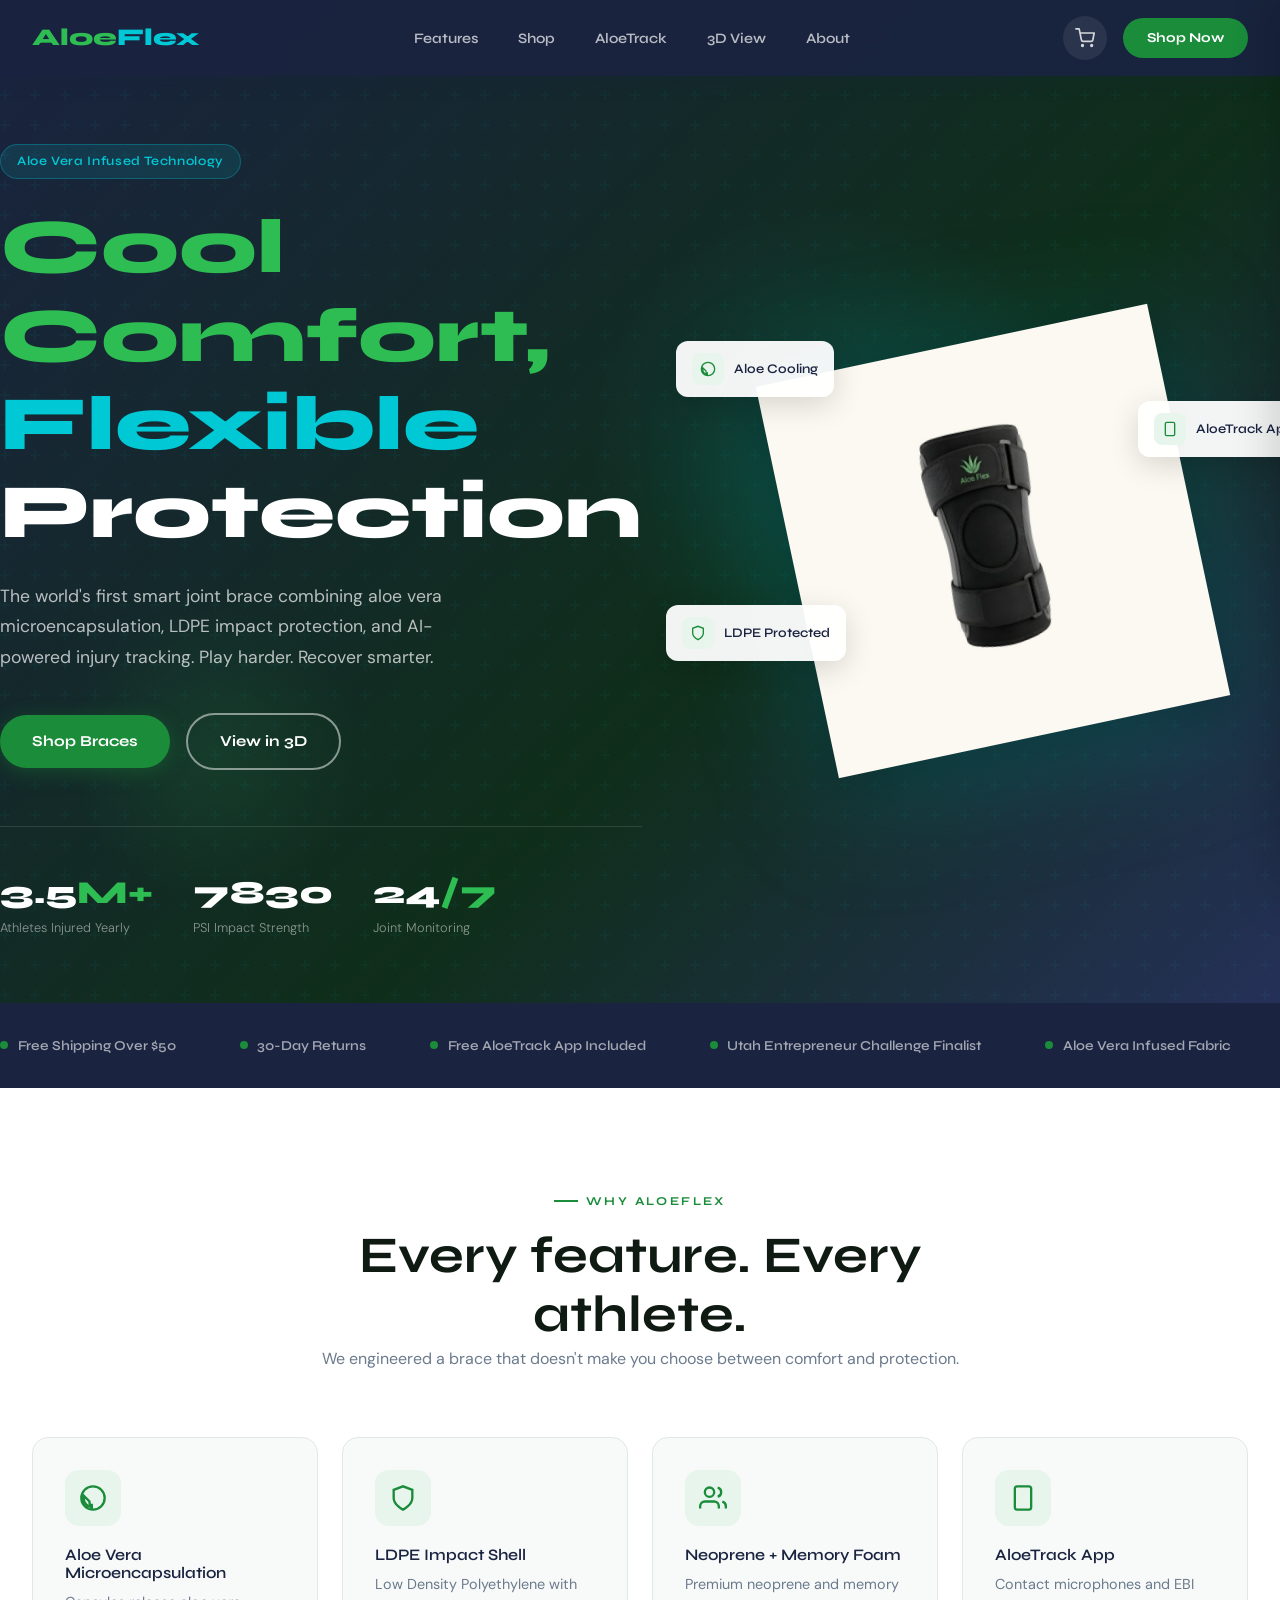
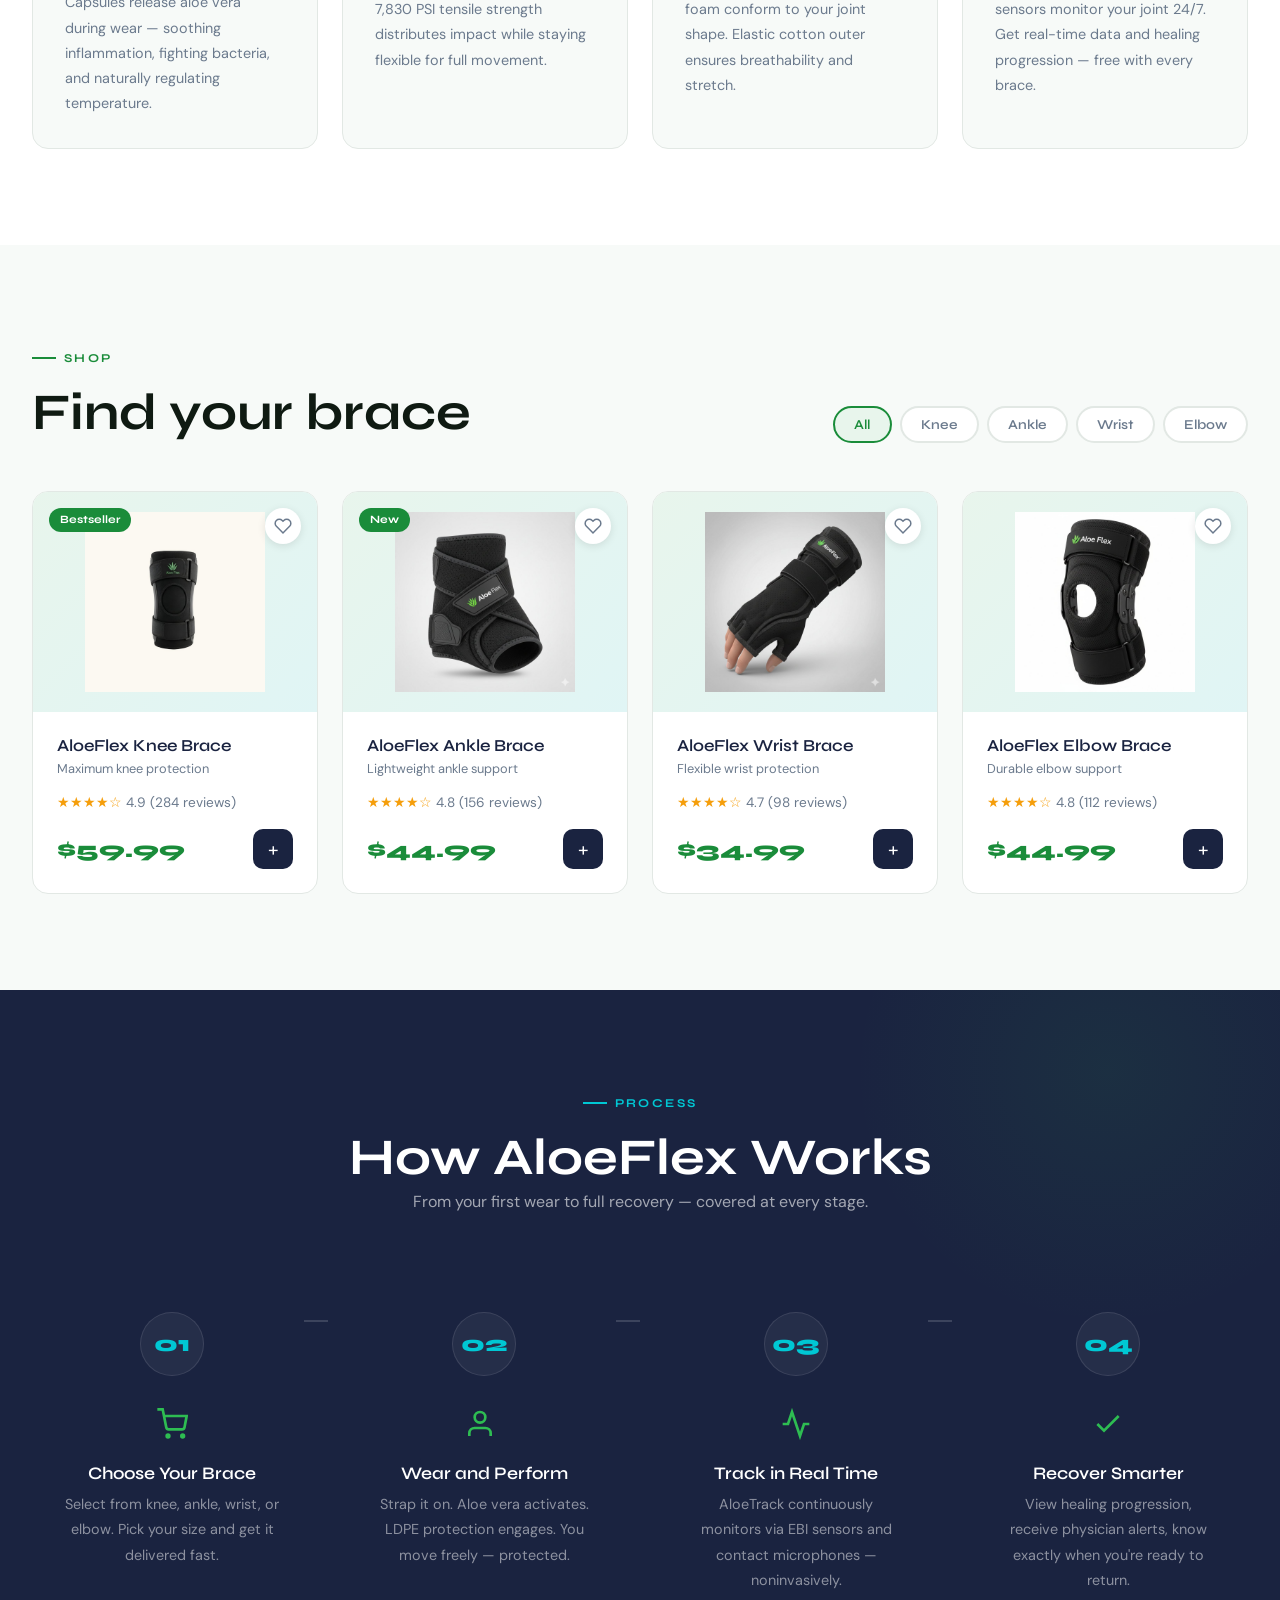
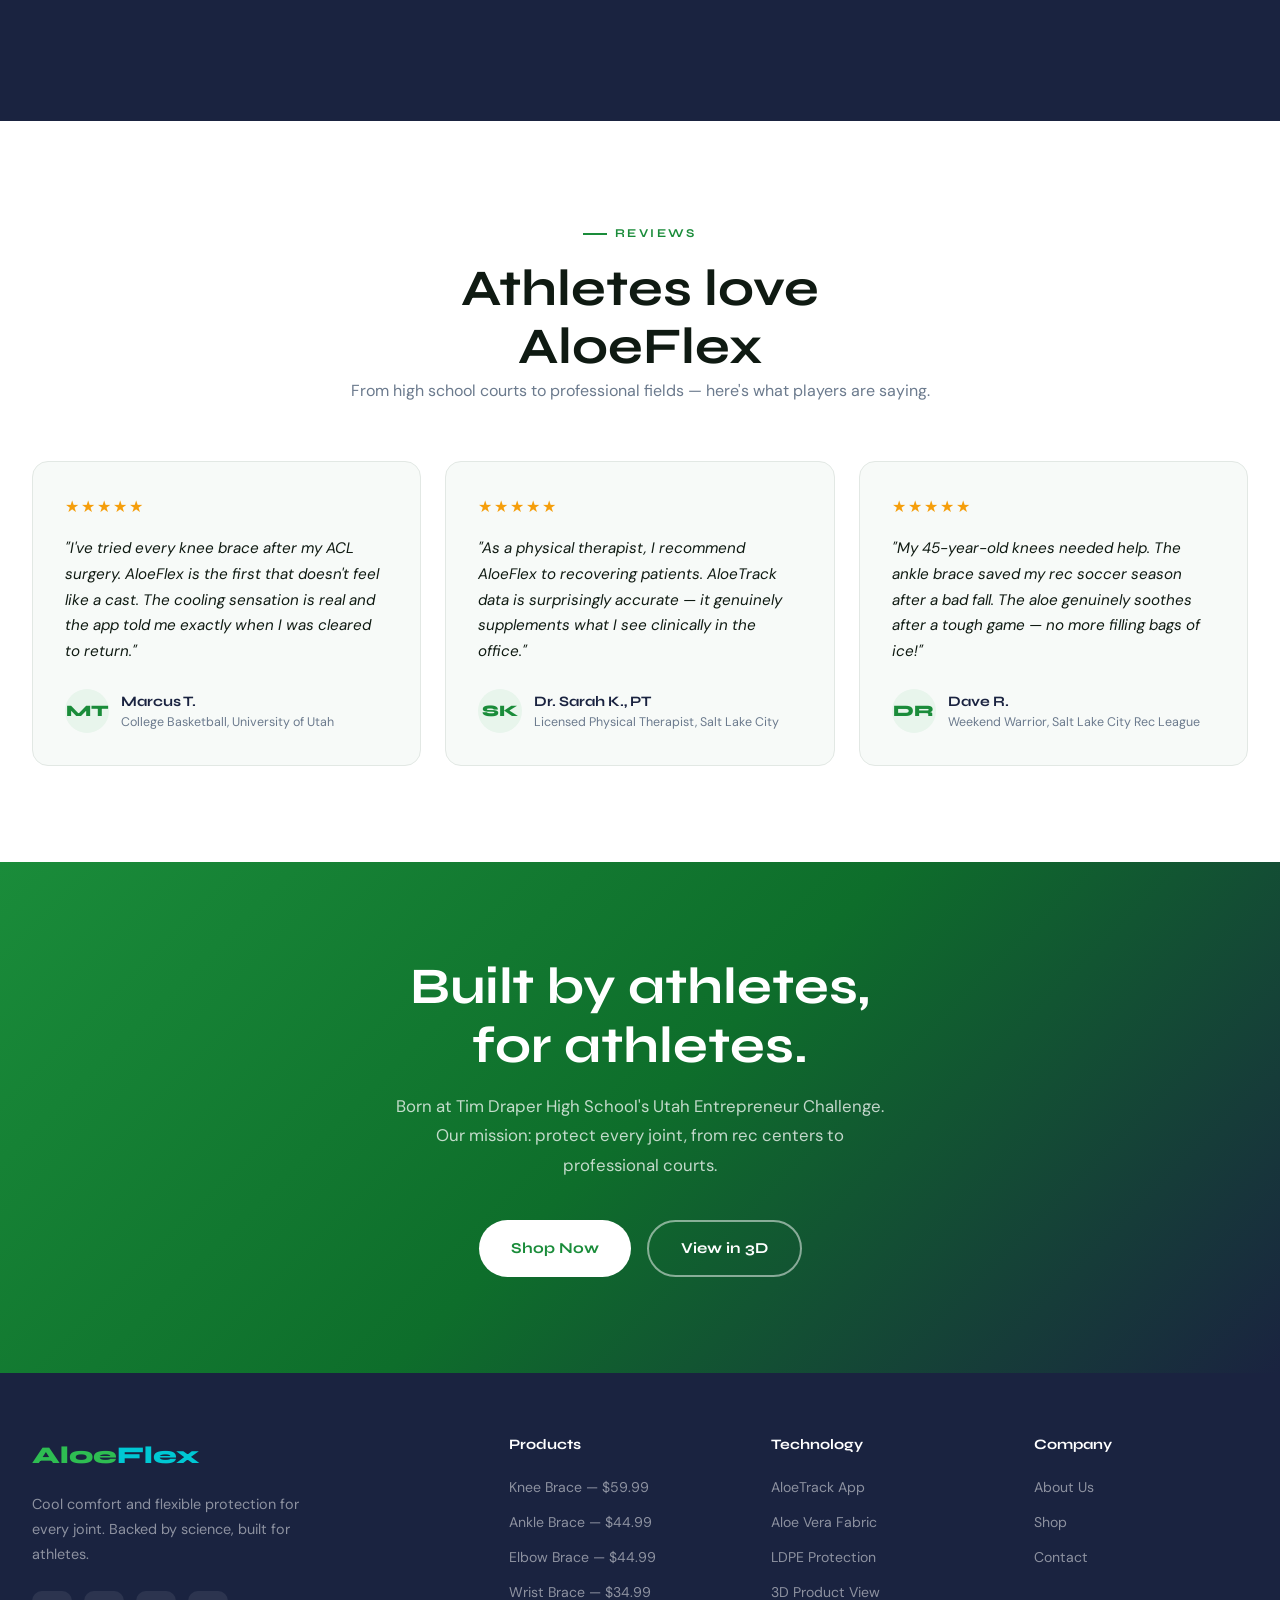
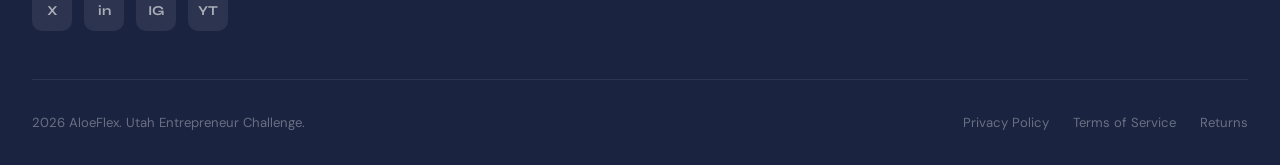
<file: index.html>
<!DOCTYPE html>
<html lang="en">
<head>
    <meta charset="UTF-8">
    <meta name="viewport" content="width=device-width, initial-scale=1.0">
    <title>AloeFlex - Cool Comfort, Flexible Protection</title>
    <link rel="stylesheet" href="css/styles.css">
</head>
<body>

<nav class="navbar">
    <div class="container navbar-inner">
        <a href="index.html" class="nav-logo"><span class="nav-logo-text">Aloe<span>Flex</span></span></a>
        <ul class="nav-links">
            <li><a href="pages/features.html">Features</a></li>
            <li><a href="pages/shop.html">Shop</a></li>
            <li><a href="pages/aloetrack.html">AloeTrack</a></li>
            <li><a href="pages/viewer.html">3D View</a></li>
            <li><a href="pages/about.html">About</a></li>
        </ul>
        <div class="nav-actions">
            <button class="cart-btn" title="Cart"><svg xmlns="http://www.w3.org/2000/svg" width="20" height="20" viewBox="0 0 24 24" fill="none" stroke="currentColor" stroke-width="2" stroke-linecap="round" stroke-linejoin="round"><circle cx="9" cy="21" r="1"/><circle cx="20" cy="21" r="1"/><path d="M1 1h4l2.68 13.39a2 2 0 0 0 2 1.61h9.72a2 2 0 0 0 2-1.61L23 6H6"/></svg><span class="cart-count" style="display:none">0</span></button>
            <a href="pages/shop.html" class="nav-cta">Shop Now</a>
            <button class="hamburger" aria-label="Menu"><span></span><span></span><span></span></button>
        </div>
    </div>
</nav>

<div class="mobile-nav">
    <button class="mobile-nav-close">X</button>
    <a href="pages/features.html">Features</a>
    <a href="pages/shop.html">Shop</a>
    <a href="pages/aloetrack.html">AloeTrack</a>
    <a href="pages/viewer.html">3D View</a>
    <a href="pages/about.html">About</a>
</div>

<section class="hero" id="home">
    <div class="hero-glow"></div>
    <div class="hero-glow-2"></div>
    <div class="container hero-inner">
        <div class="hero-content">
            <div class="hero-badge">Aloe Vera Infused Technology</div>
            <h1><span class="highlight-green">Cool Comfort,</span><br><span class="highlight">Flexible</span> Protection</h1>
            <p class="hero-desc">The world's first smart joint brace combining aloe vera microencapsulation, LDPE impact protection, and AI-powered injury tracking. Play harder. Recover smarter.</p>
            <div class="hero-actions">
                <a href="pages/shop.html" class="btn btn-primary">Shop Braces</a>
                <a href="pages/viewer.html" class="btn btn-outline-white">View in 3D</a>
            </div>
            <div class="hero-stats">
                <div class="stat-item"><div class="stat-number">3.5<span>M+</span></div><div class="stat-label">Athletes Injured Yearly</div></div>
                <div class="stat-item"><div class="stat-number">7830</div><div class="stat-label">PSI Impact Strength</div></div>
                <div class="stat-item"><div class="stat-number">24<span>/7</span></div><div class="stat-label">Joint Monitoring</div></div>
            </div>
        </div>
        <div class="hero-visual">
            <div class="floating-feature f1"><div class="ff-icon"><svg xmlns="http://www.w3.org/2000/svg" width="16" height="16" viewBox="0 0 24 24" fill="none" stroke="currentColor" stroke-width="2"><path d="M12 2C6.48 2 2 6.48 2 12s4.48 10 10 10 10-4.48 10-10S17.52 2 12 2zm-1 17.93c-3.95-.49-7-3.85-7-7.93 0-.62.08-1.21.21-1.79L9 15v1c0 1.1.9 2 2 2v1.93z"/></svg></div> Aloe Cooling</div>
            <div class="floating-feature f3"><div class="ff-icon"><svg xmlns="http://www.w3.org/2000/svg" width="16" height="16" viewBox="0 0 24 24" fill="none" stroke="currentColor" stroke-width="2"><rect x="5" y="2" width="14" height="20" rx="2" ry="2"/><line x1="12" y1="18" x2="12.01" y2="18"/></svg></div> AloeTrack App</div>
            <div class="floating-feature f2"><div class="ff-icon"><svg xmlns="http://www.w3.org/2000/svg" width="16" height="16" viewBox="0 0 24 24" fill="none" stroke="currentColor" stroke-width="2"><path d="M12 22s8-4 8-10V5l-8-3-8 3v7c0 6 8 10 8 10z"/></svg></div> LDPE Protected</div>
            <div class="hero-product-card">
                <img src="images/knee.png" alt="AloeFlex Knee Brace" class="hero-product-img-real">
            </div>
        </div>
    </div>
</section>

<div class="trust-banner">
    <div class="trust-scroll">
        <div class="trust-item"><span class="trust-dot"></span> Free Shipping Over $50</div>
        <div class="trust-item"><span class="trust-dot"></span> 30-Day Returns</div>
        <div class="trust-item"><span class="trust-dot"></span> Free AloeTrack App Included</div>
        <div class="trust-item"><span class="trust-dot"></span> Utah Entrepreneur Challenge Finalist</div>
        <div class="trust-item"><span class="trust-dot"></span> Aloe Vera Infused Fabric</div>
        <div class="trust-item"><span class="trust-dot"></span> 7830 PSI Impact Protection</div>
        <div class="trust-item"><span class="trust-dot"></span> Same-Day Order Processing</div>
        <div class="trust-item"><span class="trust-dot"></span> Encrypted Health Data</div>
        <div class="trust-item"><span class="trust-dot"></span> Free Shipping Over $50</div>
        <div class="trust-item"><span class="trust-dot"></span> 30-Day Returns</div>
        <div class="trust-item"><span class="trust-dot"></span> Free AloeTrack App Included</div>
        <div class="trust-item"><span class="trust-dot"></span> Utah Entrepreneur Challenge Finalist</div>
        <div class="trust-item"><span class="trust-dot"></span> Aloe Vera Infused Fabric</div>
        <div class="trust-item"><span class="trust-dot"></span> 7830 PSI Impact Protection</div>
        <div class="trust-item"><span class="trust-dot"></span> Same-Day Order Processing</div>
        <div class="trust-item"><span class="trust-dot"></span> Encrypted Health Data</div>
    </div>
</div>

<section class="features section" id="features">
    <div class="container">
        <div class="features-header">
            <div class="section-label">Why AloeFlex</div>
            <h2>Every feature. Every athlete.</h2>
            <p>We engineered a brace that doesn't make you choose between comfort and protection.</p>
        </div>
        <div class="features-grid">
            <div class="feature-card">
                <div class="feature-icon"><svg xmlns="http://www.w3.org/2000/svg" width="28" height="28" viewBox="0 0 24 24" fill="none" stroke="currentColor" stroke-width="2"><path d="M12 2C6.48 2 2 6.48 2 12s4.48 10 10 10 10-4.48 10-10S17.52 2 12 2zm-1 17.93c-3.95-.49-7-3.85-7-7.93 0-.62.08-1.21.21-1.79L9 15v1c0 1.1.9 2 2 2v1.93z"/></svg></div>
                <h4>Aloe Vera Microencapsulation</h4>
                <p>Capsules release aloe vera during wear — soothing inflammation, fighting bacteria, and naturally regulating temperature.</p>
            </div>
            <div class="feature-card">
                <div class="feature-icon"><svg xmlns="http://www.w3.org/2000/svg" width="28" height="28" viewBox="0 0 24 24" fill="none" stroke="currentColor" stroke-width="2"><path d="M12 22s8-4 8-10V5l-8-3-8 3v7c0 6 8 10 8 10z"/></svg></div>
                <h4>LDPE Impact Shell</h4>
                <p>Low Density Polyethylene with 7,830 PSI tensile strength distributes impact while staying flexible for full movement.</p>
            </div>
            <div class="feature-card">
                <div class="feature-icon"><svg xmlns="http://www.w3.org/2000/svg" width="28" height="28" viewBox="0 0 24 24" fill="none" stroke="currentColor" stroke-width="2"><path d="M17 21v-2a4 4 0 0 0-4-4H5a4 4 0 0 0-4 4v2"/><circle cx="9" cy="7" r="4"/><path d="M23 21v-2a4 4 0 0 0-3-3.87"/><path d="M16 3.13a4 4 0 0 1 0 7.75"/></svg></div>
                <h4>Neoprene + Memory Foam</h4>
                <p>Premium neoprene and memory foam conform to your joint shape. Elastic cotton outer ensures breathability and stretch.</p>
            </div>
            <div class="feature-card">
                <div class="feature-icon"><svg xmlns="http://www.w3.org/2000/svg" width="28" height="28" viewBox="0 0 24 24" fill="none" stroke="currentColor" stroke-width="2"><rect x="5" y="2" width="14" height="20" rx="2" ry="2"/><line x1="12" y1="18" x2="12.01" y2="18"/></svg></div>
                <h4>AloeTrack App</h4>
                <p>Contact microphones and EBI sensors monitor your joint 24/7. Get real-time data and healing progression — free with every brace.</p>
            </div>
        </div>
    </div>
</section>

<section class="products section" id="products">
    <div class="container">
        <div class="products-header">
            <div><div class="section-label">Shop</div><h2>Find your brace</h2></div>
            <div class="products-filters">
                <button class="filter-btn active" data-filter="all">All</button>
                <button class="filter-btn" data-filter="knee">Knee</button>
                <button class="filter-btn" data-filter="ankle">Ankle</button>
                <button class="filter-btn" data-filter="wrist">Wrist</button>
                <button class="filter-btn" data-filter="elbow">Elbow</button>
            </div>
        </div>
        <div class="products-grid"></div>
    </div>
</section>

<section class="how-it-works section">
    <div class="container">
        <div class="how-header">
            <div class="section-label">Process</div>
            <h2>How AloeFlex Works</h2>
            <p>From your first wear to full recovery — covered at every stage.</p>
        </div>
        <div class="how-steps">
            <div class="how-step">
                <div class="step-number">01</div>
                <div class="step-icon"><svg xmlns="http://www.w3.org/2000/svg" width="32" height="32" viewBox="0 0 24 24" fill="none" stroke="currentColor" stroke-width="2"><circle cx="9" cy="21" r="1"/><circle cx="20" cy="21" r="1"/><path d="M1 1h4l2.68 13.39a2 2 0 0 0 2 1.61h9.72a2 2 0 0 0 2-1.61L23 6H6"/></svg></div>
                <h4>Choose Your Brace</h4>
                <p>Select from knee, ankle, wrist, or elbow. Pick your size and get it delivered fast.</p>
            </div>
            <div class="how-step">
                <div class="step-number">02</div>
                <div class="step-icon"><svg xmlns="http://www.w3.org/2000/svg" width="32" height="32" viewBox="0 0 24 24" fill="none" stroke="currentColor" stroke-width="2"><path d="M17 21v-2a4 4 0 0 0-4-4H5a4 4 0 0 0-4 4v2"/><circle cx="9" cy="7" r="4"/></svg></div>
                <h4>Wear and Perform</h4>
                <p>Strap it on. Aloe vera activates. LDPE protection engages. You move freely — protected.</p>
            </div>
            <div class="how-step">
                <div class="step-number">03</div>
                <div class="step-icon"><svg xmlns="http://www.w3.org/2000/svg" width="32" height="32" viewBox="0 0 24 24" fill="none" stroke="currentColor" stroke-width="2"><polyline points="22 12 18 12 15 21 9 3 6 12 2 12"/></svg></div>
                <h4>Track in Real Time</h4>
                <p>AloeTrack continuously monitors via EBI sensors and contact microphones — noninvasively.</p>
            </div>
            <div class="how-step">
                <div class="step-number">04</div>
                <div class="step-icon"><svg xmlns="http://www.w3.org/2000/svg" width="32" height="32" viewBox="0 0 24 24" fill="none" stroke="currentColor" stroke-width="2"><polyline points="20 6 9 17 4 12"/></svg></div>
                <h4>Recover Smarter</h4>
                <p>View healing progression, receive physician alerts, know exactly when you're ready to return.</p>
            </div>
        </div>
    </div>
</section>

<section class="testimonials section">
    <div class="container">
        <div class="testimonials-header">
            <div class="section-label">Reviews</div>
            <h2>Athletes love AloeFlex</h2>
            <p>From high school courts to professional fields — here's what players are saying.</p>
        </div>
        <div class="testimonials-grid">
            <div class="testimonial-card">
                <div class="testimonial-stars">&#9733;&#9733;&#9733;&#9733;&#9733;</div>
                <p class="testimonial-text">"I've tried every knee brace after my ACL surgery. AloeFlex is the first that doesn't feel like a cast. The cooling sensation is real and the app told me exactly when I was cleared to return."</p>
                <div class="testimonial-author"><div class="author-avatar">MT</div><div><div class="author-name">Marcus T.</div><div class="author-role">College Basketball, University of Utah</div></div></div>
            </div>
            <div class="testimonial-card">
                <div class="testimonial-stars">&#9733;&#9733;&#9733;&#9733;&#9733;</div>
                <p class="testimonial-text">"As a physical therapist, I recommend AloeFlex to recovering patients. AloeTrack data is surprisingly accurate — it genuinely supplements what I see clinically in the office."</p>
                <div class="testimonial-author"><div class="author-avatar">SK</div><div><div class="author-name">Dr. Sarah K., PT</div><div class="author-role">Licensed Physical Therapist, Salt Lake City</div></div></div>
            </div>
            <div class="testimonial-card">
                <div class="testimonial-stars">&#9733;&#9733;&#9733;&#9733;&#9733;</div>
                <p class="testimonial-text">"My 45-year-old knees needed help. The ankle brace saved my rec soccer season after a bad fall. The aloe genuinely soothes after a tough game — no more filling bags of ice!"</p>
                <div class="testimonial-author"><div class="author-avatar">DR</div><div><div class="author-name">Dave R.</div><div class="author-role">Weekend Warrior, Salt Lake City Rec League</div></div></div>
            </div>
        </div>
    </div>
</section>

<section class="cta-banner">
    <div class="container cta-inner">
        <h2>Built by athletes,<br>for athletes.</h2>
        <p>Born at Tim Draper High School's Utah Entrepreneur Challenge. Our mission: protect every joint, from rec centers to professional courts.</p>
        <div class="cta-buttons">
            <a href="pages/shop.html" class="btn btn-white">Shop Now</a>
            <a href="pages/viewer.html" class="btn btn-outline-white">View in 3D</a>
        </div>
    </div>
</section>

<footer class="footer">
    <div class="container">
        <div class="footer-inner">
            <div class="footer-brand">
                <div class="footer-logo">Aloe<span>Flex</span></div>
                <p>Cool comfort and flexible protection for every joint. Backed by science, built for athletes.</p>
                <div class="footer-social"><a href="#" class="social-link">X</a><a href="#" class="social-link">in</a><a href="#" class="social-link">IG</a><a href="#" class="social-link">YT</a></div>
            </div>
            <div class="footer-col"><h5>Products</h5><ul><li><a href="pages/shop.html">Knee Brace — $59.99</a></li><li><a href="pages/shop.html">Ankle Brace — $44.99</a></li><li><a href="pages/shop.html">Elbow Brace — $44.99</a></li><li><a href="pages/shop.html">Wrist Brace — $34.99</a></li></ul></div>
            <div class="footer-col"><h5>Technology</h5><ul><li><a href="pages/aloetrack.html">AloeTrack App</a></li><li><a href="pages/features.html">Aloe Vera Fabric</a></li><li><a href="pages/features.html">LDPE Protection</a></li><li><a href="pages/viewer.html">3D Product View</a></li></ul></div>
            <div class="footer-col"><h5>Company</h5><ul><li><a href="pages/about.html">About Us</a></li><li><a href="pages/shop.html">Shop</a></li><li><a href="#">Contact</a></li></ul></div>
        </div>
        <div class="footer-bottom">
            <div class="footer-copy">2026 AloeFlex. Utah Entrepreneur Challenge.</div>
            <div class="footer-links"><a href="#">Privacy Policy</a><a href="#">Terms of Service</a><a href="#">Returns</a></div>
        </div>
    </div>
</footer>

<div class="cart-overlay"></div>
<div class="cart-sidebar">
    <div class="cart-header"><h3>Your Cart</h3><button class="cart-close">X</button></div>
    <div class="cart-items"></div>
    <div class="cart-footer"><div class="cart-total"><span class="cart-total-label">Total</span><span class="cart-total-amount">$0.00</span></div><button class="checkout-btn">Checkout</button></div>
</div>

<button class="scroll-top" aria-label="Scroll to top"><svg xmlns="http://www.w3.org/2000/svg" width="20" height="20" viewBox="0 0 24 24" fill="none" stroke="currentColor" stroke-width="2"><polyline points="18 15 12 9 6 15"/></svg></button>
<div class="notification"></div>

<script src="js/main.js"></script>
</body>
</html>
</file>
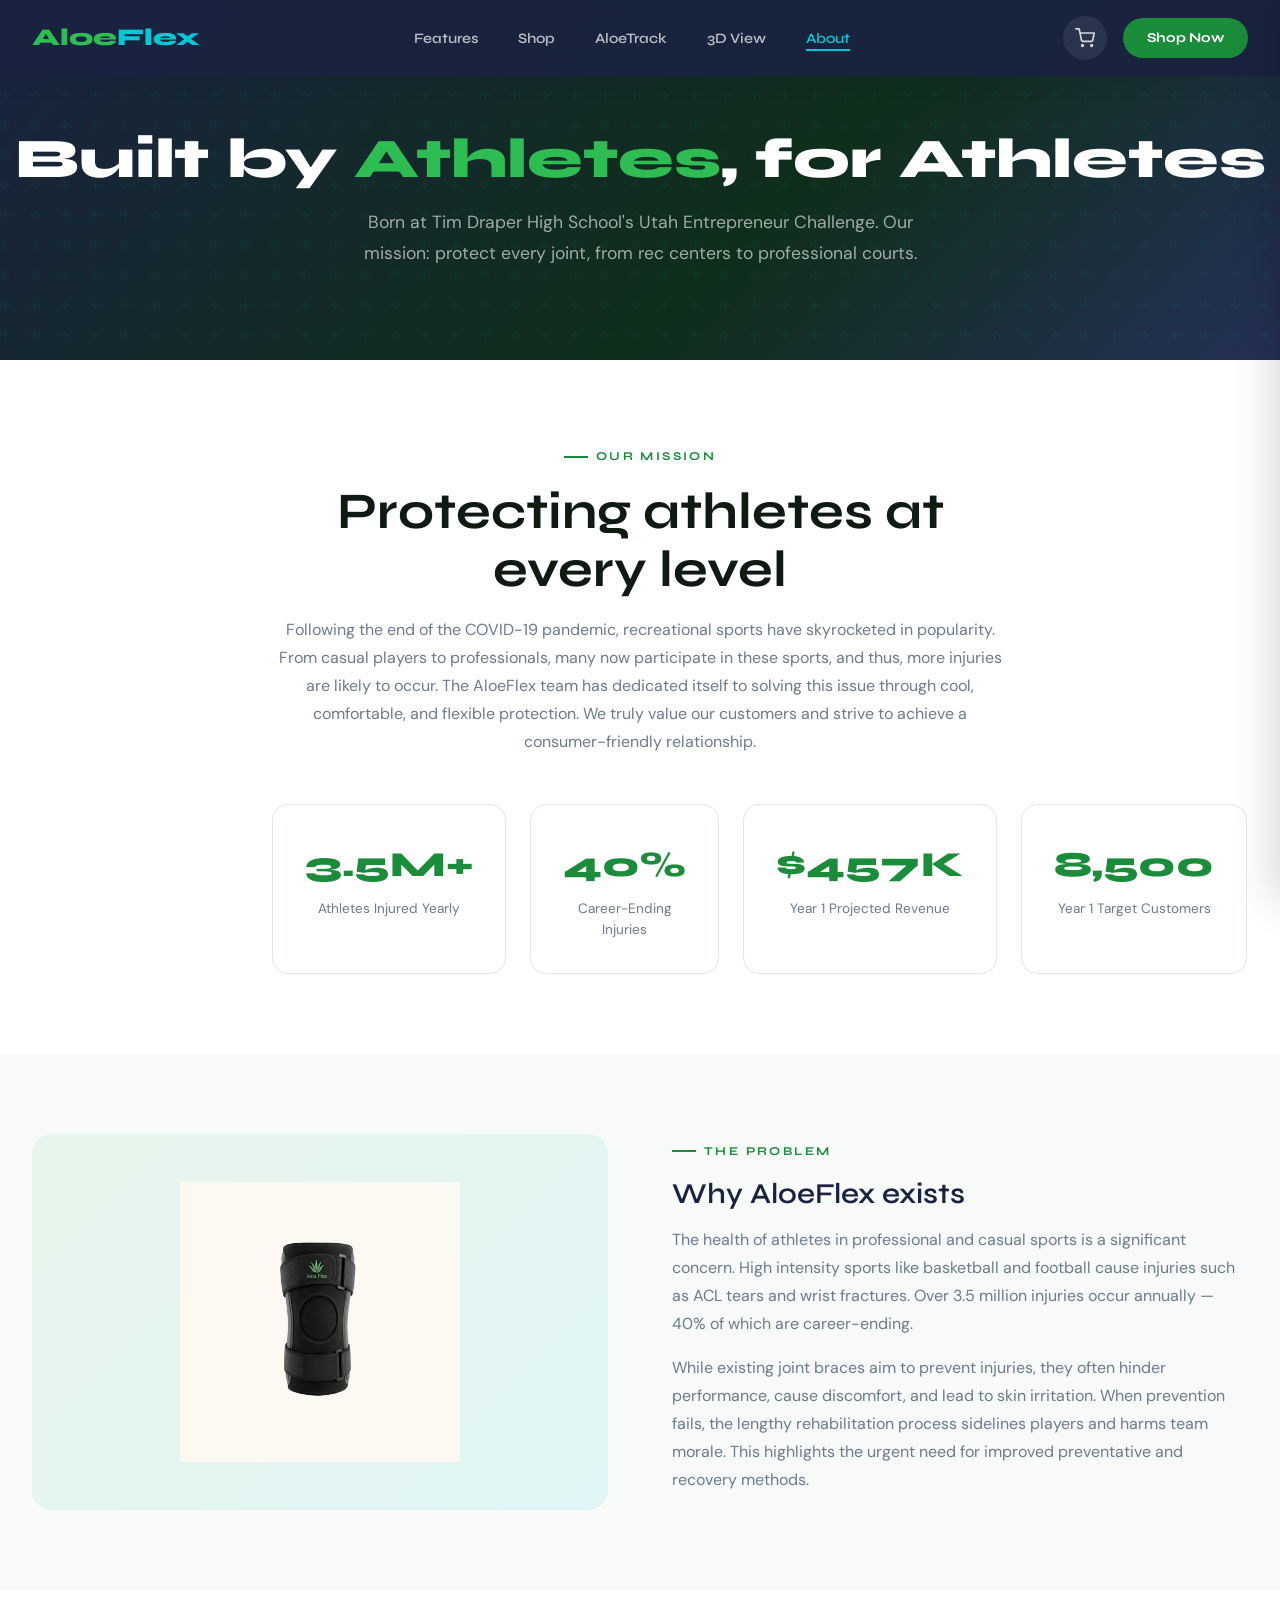
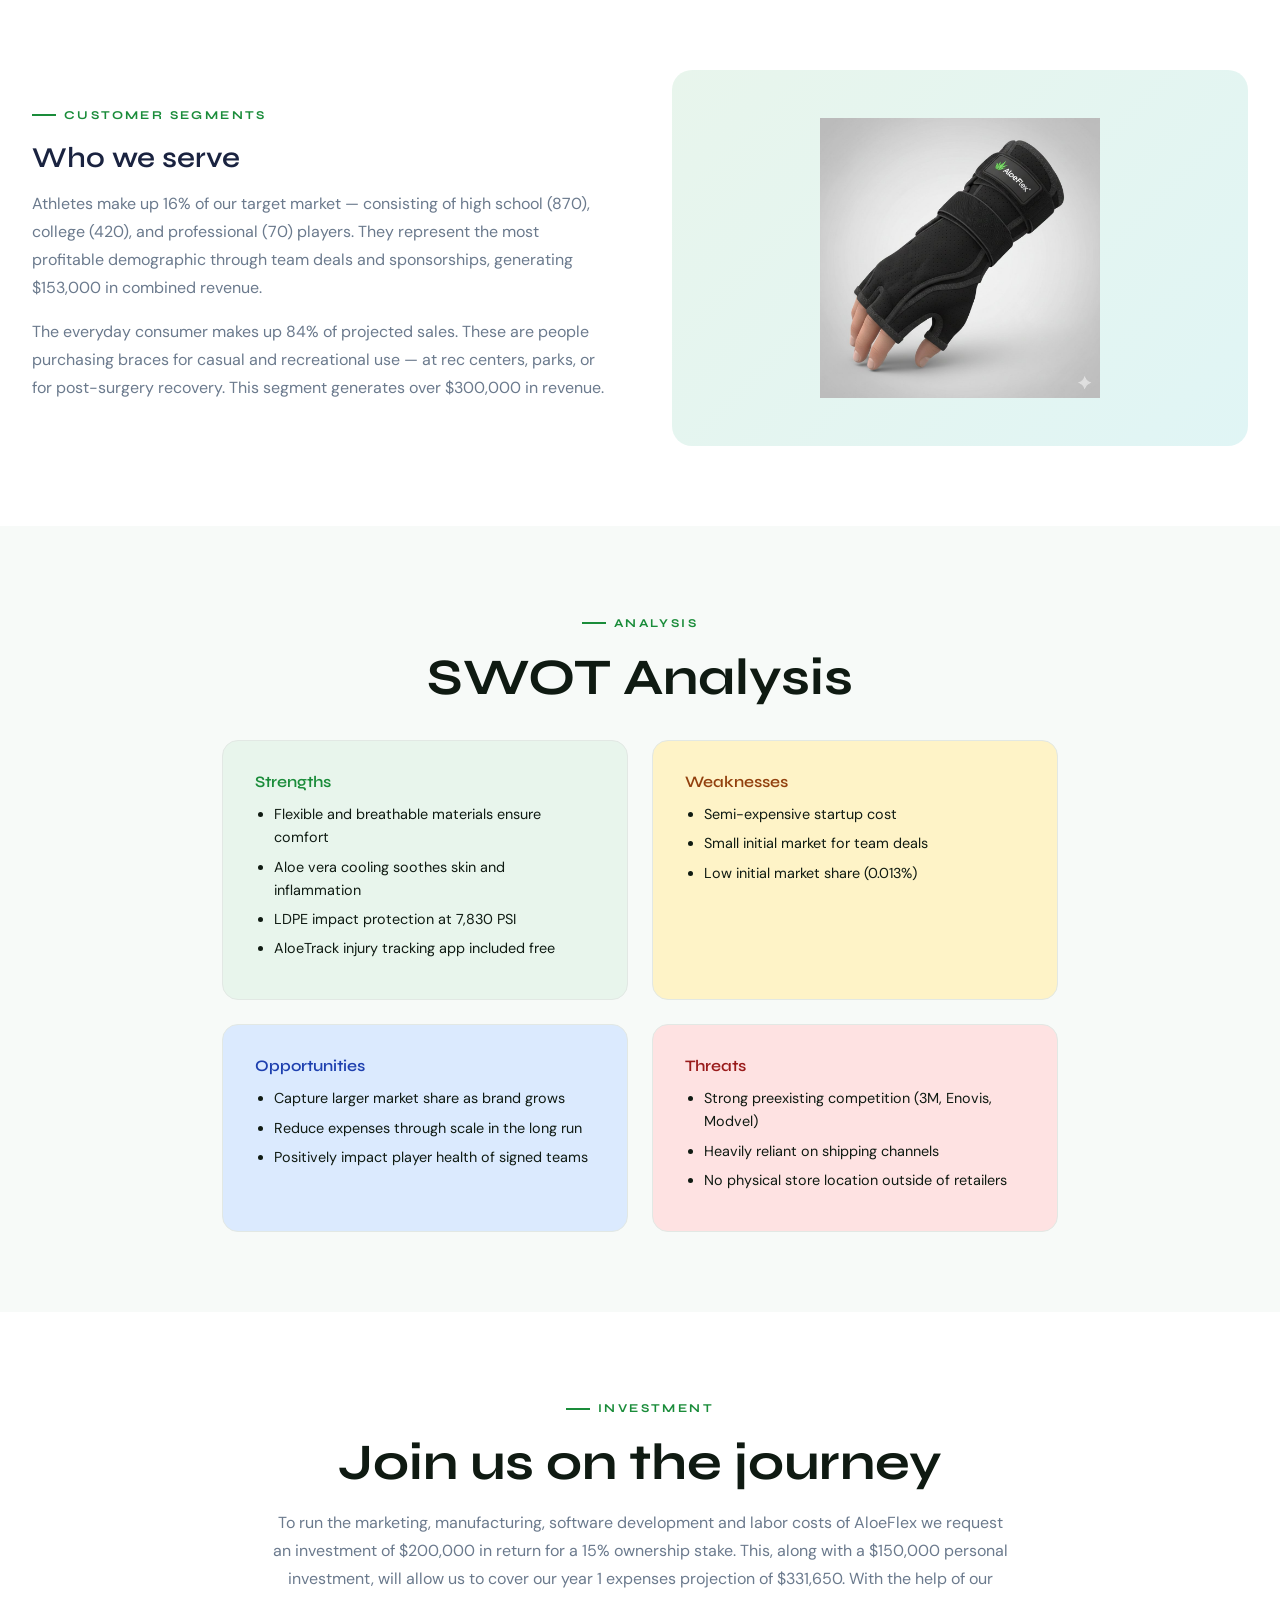
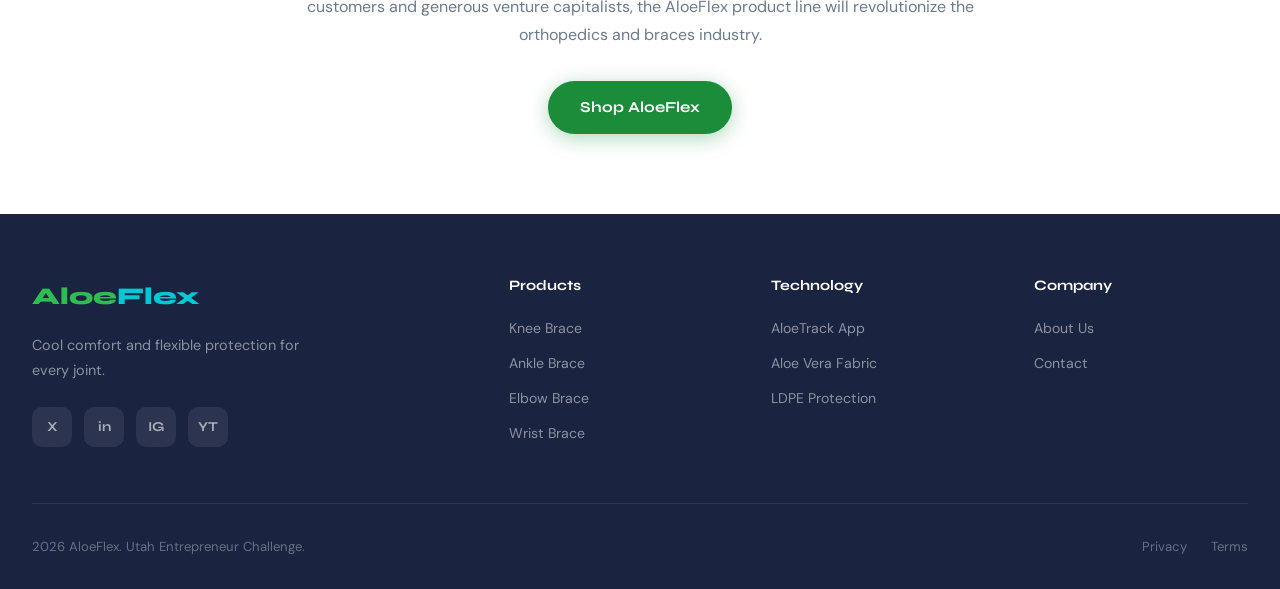
<file: pages/about.html>
<!DOCTYPE html>
<html lang="en">
<head>
    <meta charset="UTF-8">
    <meta name="viewport" content="width=device-width, initial-scale=1.0">
    <title>About - AloeFlex</title>
    <link rel="stylesheet" href="../css/styles.css">
</head>
<body>

<nav class="navbar">
    <div class="container navbar-inner">
        <a href="../index.html" class="nav-logo"><span class="nav-logo-text">Aloe<span>Flex</span></span></a>
        <ul class="nav-links">
            <li><a href="features.html">Features</a></li>
            <li><a href="shop.html">Shop</a></li>
            <li><a href="aloetrack.html">AloeTrack</a></li>
            <li><a href="viewer.html">3D View</a></li>
            <li><a href="about.html" class="active">About</a></li>
        </ul>
        <div class="nav-actions">
            <button class="cart-btn" title="Cart"><svg xmlns="http://www.w3.org/2000/svg" width="20" height="20" viewBox="0 0 24 24" fill="none" stroke="currentColor" stroke-width="2" stroke-linecap="round" stroke-linejoin="round"><circle cx="9" cy="21" r="1"/><circle cx="20" cy="21" r="1"/><path d="M1 1h4l2.68 13.39a2 2 0 0 0 2 1.61h9.72a2 2 0 0 0 2-1.61L23 6H6"/></svg><span class="cart-count" style="display:none">0</span></button>
            <a href="shop.html" class="nav-cta">Shop Now</a>
            <button class="hamburger" aria-label="Menu"><span></span><span></span><span></span></button>
        </div>
    </div>
</nav>
<div class="mobile-nav"><button class="mobile-nav-close">X</button><a href="features.html">Features</a><a href="shop.html">Shop</a><a href="aloetrack.html">AloeTrack</a><a href="viewer.html">3D View</a><a href="about.html">About</a></div>

<section class="page-hero">
    <div class="page-hero-content">
        <h1>Built by <span class="highlight-green">Athletes</span>, for Athletes</h1>
        <p>Born at Tim Draper High School's Utah Entrepreneur Challenge. Our mission: protect every joint, from rec centers to professional courts.</p>
    </div>
</section>

<section class="detail-section bg-white">
    <div class="container" style="max-width:800px;text-align:center">
        <div class="section-label" style="justify-content:center">Our Mission</div>
        <h2>Protecting athletes at every level</h2>
        <p style="margin-top:1rem">Following the end of the COVID-19 pandemic, recreational sports have skyrocketed in popularity. From casual players to professionals, many now participate in these sports, and thus, more injuries are likely to occur. The AloeFlex team has dedicated itself to solving this issue through cool, comfortable, and flexible protection. We truly value our customers and strive to achieve a consumer-friendly relationship.</p>
        <div class="about-stats-grid">
            <div class="about-stat-card"><div class="about-stat-number">3.5M+</div><div class="about-stat-label">Athletes Injured Yearly</div></div>
            <div class="about-stat-card"><div class="about-stat-number">40%</div><div class="about-stat-label">Career-Ending Injuries</div></div>
            <div class="about-stat-card"><div class="about-stat-number">$457K</div><div class="about-stat-label">Year 1 Projected Revenue</div></div>
            <div class="about-stat-card"><div class="about-stat-number">8,500</div><div class="about-stat-label">Year 1 Target Customers</div></div>
        </div>
    </div>
</section>

<section class="detail-section bg-off">
    <div class="container">
        <div class="detail-grid">
            <div class="detail-img"><img src="../images/knee.png" alt="AloeFlex Product"></div>
            <div class="detail-content">
                <div class="section-label">The Problem</div>
                <h3>Why AloeFlex exists</h3>
                <p>The health of athletes in professional and casual sports is a significant concern. High intensity sports like basketball and football cause injuries such as ACL tears and wrist fractures. Over 3.5 million injuries occur annually — 40% of which are career-ending.</p>
                <p>While existing joint braces aim to prevent injuries, they often hinder performance, cause discomfort, and lead to skin irritation. When prevention fails, the lengthy rehabilitation process sidelines players and harms team morale. This highlights the urgent need for improved preventative and recovery methods.</p>
            </div>
        </div>
    </div>
</section>

<section class="detail-section bg-white">
    <div class="container">
        <div class="detail-grid reverse">
            <div class="detail-img"><img src="../images/wrist.png" alt="Customer Segments"></div>
            <div class="detail-content">
                <div class="section-label">Customer Segments</div>
                <h3>Who we serve</h3>
                <p>Athletes make up 16% of our target market — consisting of high school (870), college (420), and professional (70) players. They represent the most profitable demographic through team deals and sponsorships, generating $153,000 in combined revenue.</p>
                <p>The everyday consumer makes up 84% of projected sales. These are people purchasing braces for casual and recreational use — at rec centers, parks, or for post-surgery recovery. This segment generates over $300,000 in revenue.</p>
            </div>
        </div>
    </div>
</section>

<section class="detail-section bg-off">
    <div class="container" style="max-width:900px">
        <div style="text-align:center;margin-bottom:2rem">
            <div class="section-label" style="justify-content:center">Analysis</div>
            <h2>SWOT Analysis</h2>
        </div>
        <div class="swot-grid">
            <div class="swot-card strength"><h4>Strengths</h4><ul><li>Flexible and breathable materials ensure comfort</li><li>Aloe vera cooling soothes skin and inflammation</li><li>LDPE impact protection at 7,830 PSI</li><li>AloeTrack injury tracking app included free</li></ul></div>
            <div class="swot-card weakness"><h4>Weaknesses</h4><ul><li>Semi-expensive startup cost</li><li>Small initial market for team deals</li><li>Low initial market share (0.013%)</li></ul></div>
            <div class="swot-card opportunity"><h4>Opportunities</h4><ul><li>Capture larger market share as brand grows</li><li>Reduce expenses through scale in the long run</li><li>Positively impact player health of signed teams</li></ul></div>
            <div class="swot-card threat"><h4>Threats</h4><ul><li>Strong preexisting competition (3M, Enovis, Modvel)</li><li>Heavily reliant on shipping channels</li><li>No physical store location outside of retailers</li></ul></div>
        </div>
    </div>
</section>

<section class="detail-section bg-white">
    <div class="container" style="max-width:800px;text-align:center">
        <div class="section-label" style="justify-content:center">Investment</div>
        <h2>Join us on the journey</h2>
        <p style="margin-top:1rem">To run the marketing, manufacturing, software development and labor costs of AloeFlex we request an investment of $200,000 in return for a 15% ownership stake. This, along with a $150,000 personal investment, will allow us to cover our year 1 expenses projection of $331,650. With the help of our customers and generous venture capitalists, the AloeFlex product line will revolutionize the orthopedics and braces industry.</p>
        <div style="margin-top:2rem"><a href="shop.html" class="btn btn-primary">Shop AloeFlex</a></div>
    </div>
</section>

<footer class="footer">
    <div class="container">
        <div class="footer-inner">
            <div class="footer-brand"><div class="footer-logo">Aloe<span>Flex</span></div><p>Cool comfort and flexible protection for every joint.</p><div class="footer-social"><a href="#" class="social-link">X</a><a href="#" class="social-link">in</a><a href="#" class="social-link">IG</a><a href="#" class="social-link">YT</a></div></div>
            <div class="footer-col"><h5>Products</h5><ul><li><a href="shop.html">Knee Brace</a></li><li><a href="shop.html">Ankle Brace</a></li><li><a href="shop.html">Elbow Brace</a></li><li><a href="shop.html">Wrist Brace</a></li></ul></div>
            <div class="footer-col"><h5>Technology</h5><ul><li><a href="aloetrack.html">AloeTrack App</a></li><li><a href="features.html">Aloe Vera Fabric</a></li><li><a href="features.html">LDPE Protection</a></li></ul></div>
            <div class="footer-col"><h5>Company</h5><ul><li><a href="about.html">About Us</a></li><li><a href="#">Contact</a></li></ul></div>
        </div>
        <div class="footer-bottom"><div class="footer-copy">2026 AloeFlex. Utah Entrepreneur Challenge.</div><div class="footer-links"><a href="#">Privacy</a><a href="#">Terms</a></div></div>
    </div>
</footer>

<div class="cart-overlay"></div>
<div class="cart-sidebar"><div class="cart-header"><h3>Your Cart</h3><button class="cart-close">X</button></div><div class="cart-items"></div><div class="cart-footer"><div class="cart-total"><span class="cart-total-label">Total</span><span class="cart-total-amount">$0.00</span></div><button class="checkout-btn">Checkout</button></div></div>
<button class="scroll-top" aria-label="Scroll to top"><svg xmlns="http://www.w3.org/2000/svg" width="20" height="20" viewBox="0 0 24 24" fill="none" stroke="currentColor" stroke-width="2"><polyline points="18 15 12 9 6 15"/></svg></button>
<div class="notification"></div>
<script src="../js/main.js"></script>
</body>
</html>
</file>
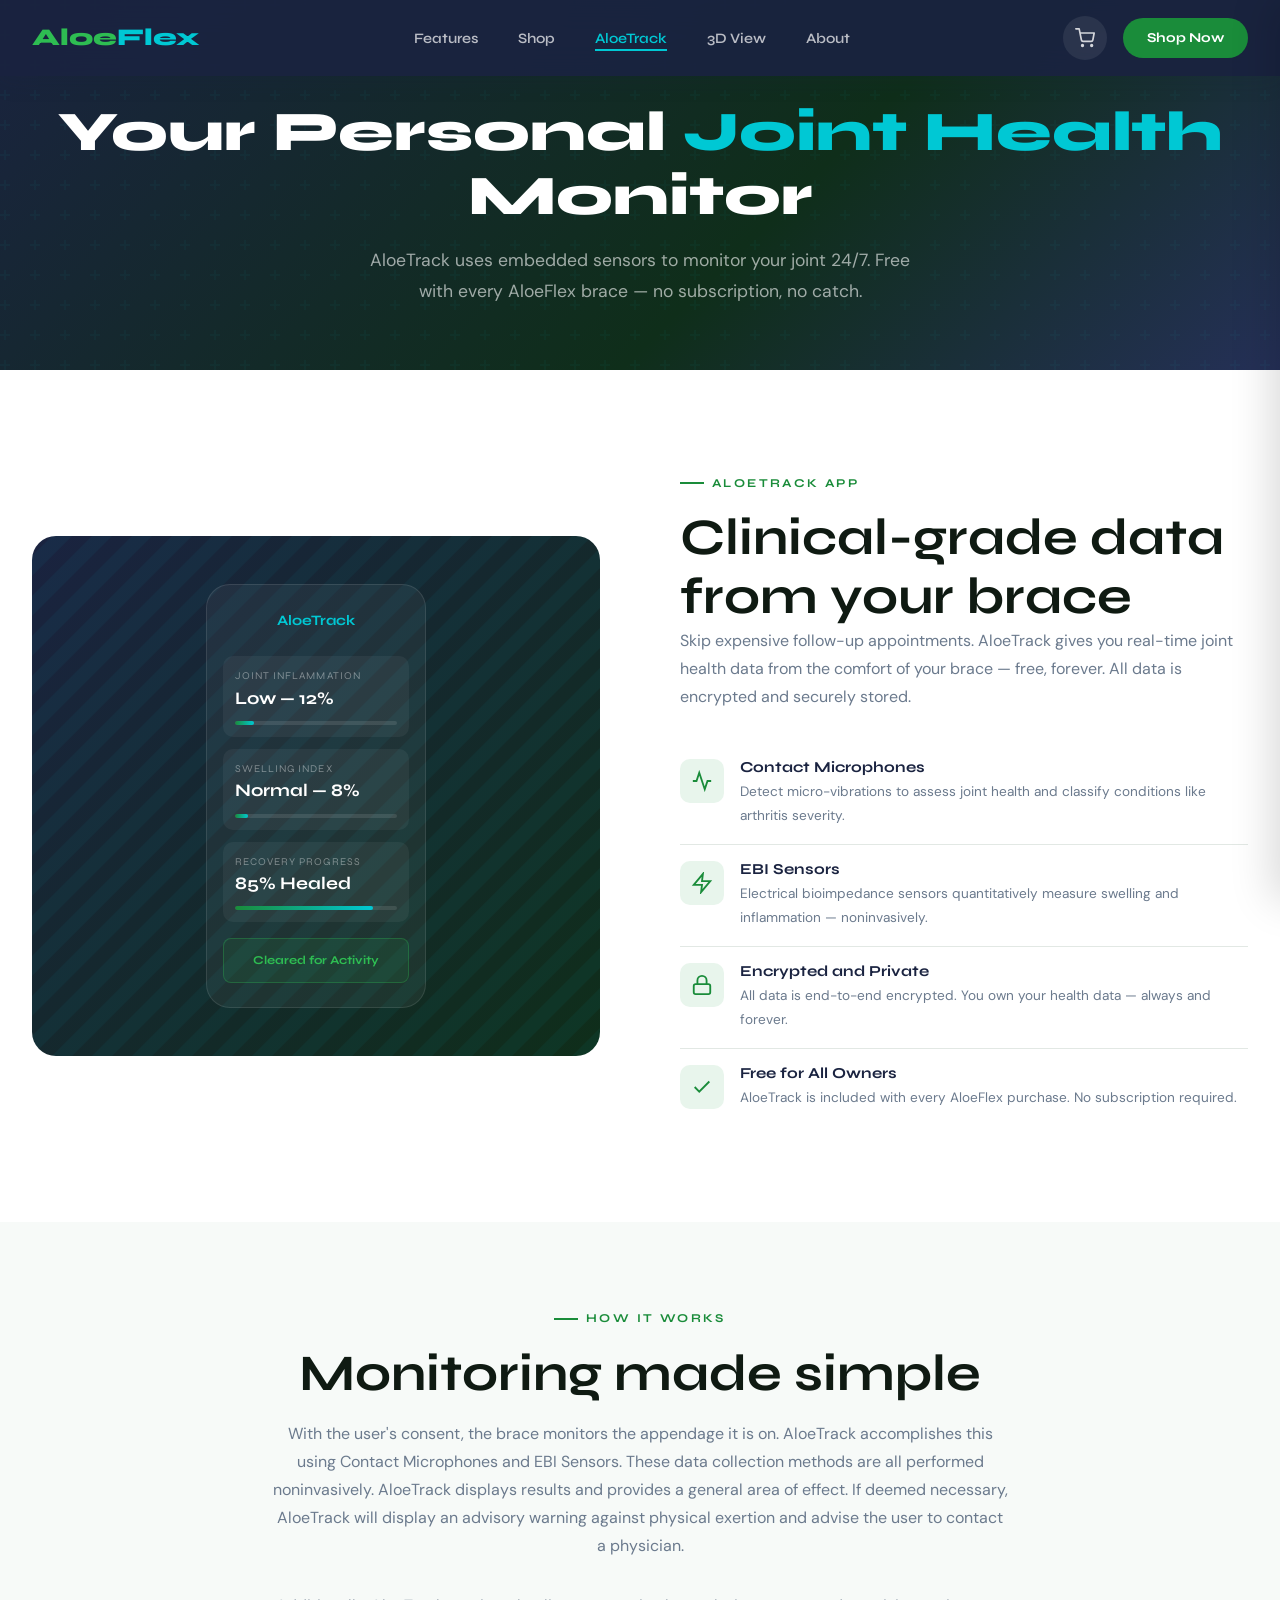
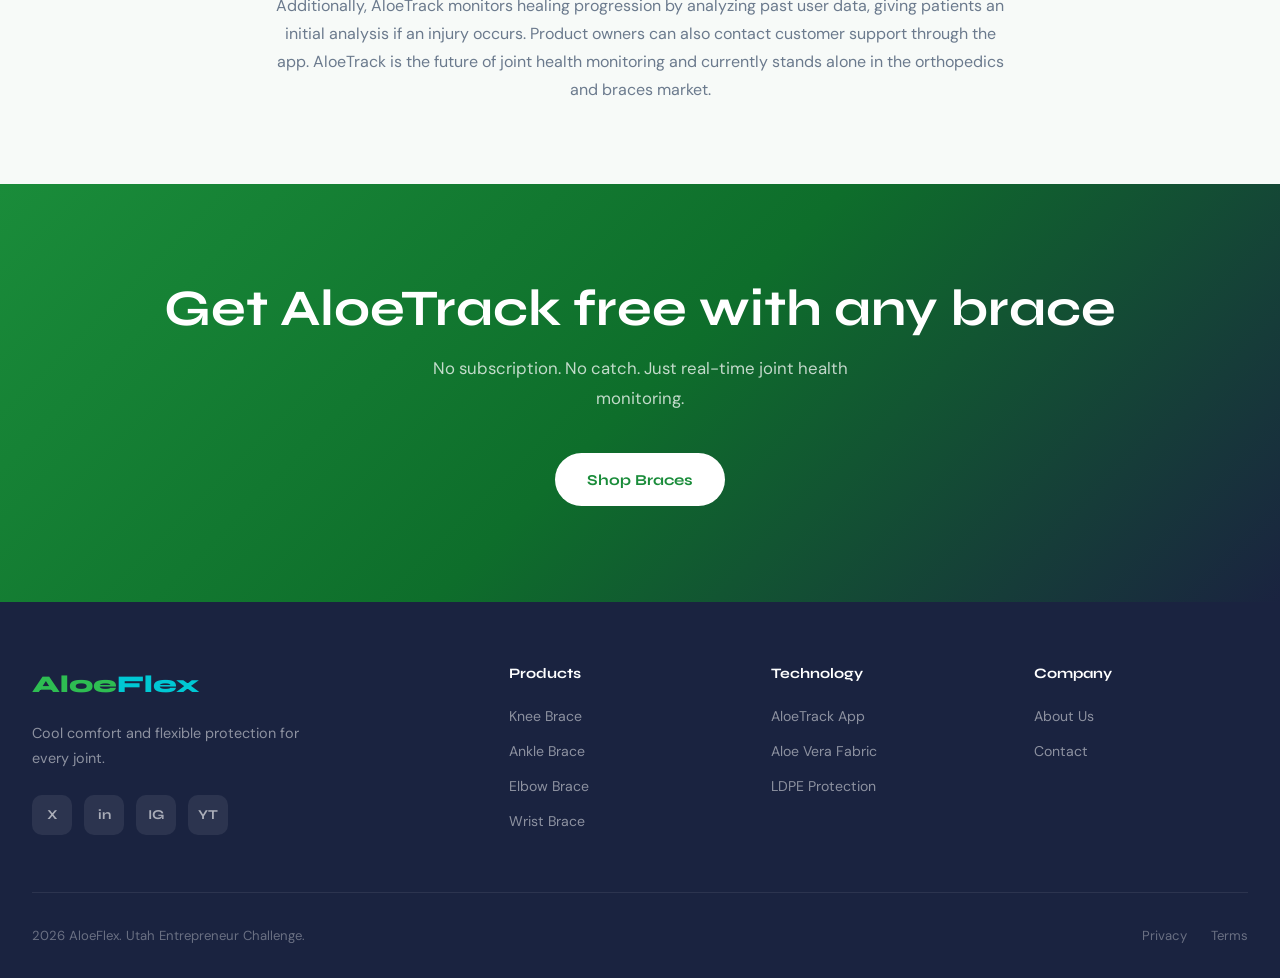
<file: pages/aloetrack.html>
<!DOCTYPE html>
<html lang="en">
<head>
    <meta charset="UTF-8">
    <meta name="viewport" content="width=device-width, initial-scale=1.0">
    <title>AloeTrack - AloeFlex</title>
    <link rel="stylesheet" href="../css/styles.css">
</head>
<body>

<nav class="navbar">
    <div class="container navbar-inner">
        <a href="../index.html" class="nav-logo"><span class="nav-logo-text">Aloe<span>Flex</span></span></a>
        <ul class="nav-links">
            <li><a href="features.html">Features</a></li>
            <li><a href="shop.html">Shop</a></li>
            <li><a href="aloetrack.html" class="active">AloeTrack</a></li>
            <li><a href="viewer.html">3D View</a></li>
            <li><a href="about.html">About</a></li>
        </ul>
        <div class="nav-actions">
            <button class="cart-btn" title="Cart"><svg xmlns="http://www.w3.org/2000/svg" width="20" height="20" viewBox="0 0 24 24" fill="none" stroke="currentColor" stroke-width="2" stroke-linecap="round" stroke-linejoin="round"><circle cx="9" cy="21" r="1"/><circle cx="20" cy="21" r="1"/><path d="M1 1h4l2.68 13.39a2 2 0 0 0 2 1.61h9.72a2 2 0 0 0 2-1.61L23 6H6"/></svg><span class="cart-count" style="display:none">0</span></button>
            <a href="shop.html" class="nav-cta">Shop Now</a>
            <button class="hamburger" aria-label="Menu"><span></span><span></span><span></span></button>
        </div>
    </div>
</nav>
<div class="mobile-nav"><button class="mobile-nav-close">X</button><a href="features.html">Features</a><a href="shop.html">Shop</a><a href="aloetrack.html">AloeTrack</a><a href="viewer.html">3D View</a><a href="about.html">About</a></div>

<section class="page-hero">
    <div class="page-hero-content">
        <h1>Your Personal <span class="highlight">Joint Health</span> Monitor</h1>
        <p>AloeTrack uses embedded sensors to monitor your joint 24/7. Free with every AloeFlex brace — no subscription, no catch.</p>
    </div>
</section>

<section class="technology section" style="background:white">
    <div class="container">
        <div class="tech-inner">
            <div class="tech-visual">
                <div class="tech-app-mock">
                    <div class="app-header-mock">AloeTrack</div>
                    <div class="app-metric"><div class="app-metric-label">Joint Inflammation</div><div class="app-metric-value">Low — 12%</div><div class="app-metric-bar"><div class="app-metric-fill" style="width:12%"></div></div></div>
                    <div class="app-metric"><div class="app-metric-label">Swelling Index</div><div class="app-metric-value">Normal — 8%</div><div class="app-metric-bar"><div class="app-metric-fill" style="width:8%"></div></div></div>
                    <div class="app-metric"><div class="app-metric-label">Recovery Progress</div><div class="app-metric-value">85% Healed</div><div class="app-metric-bar"><div class="app-metric-fill" style="width:85%"></div></div></div>
                    <div class="app-status">Cleared for Activity</div>
                </div>
            </div>
            <div class="tech-content">
                <div class="section-label">AloeTrack App</div>
                <h2>Clinical-grade data from your brace</h2>
                <p>Skip expensive follow-up appointments. AloeTrack gives you real-time joint health data from the comfort of your brace — free, forever. All data is encrypted and securely stored.</p>
                <div class="tech-features">
                    <div class="tech-feature">
                        <div class="tech-feature-icon"><svg xmlns="http://www.w3.org/2000/svg" width="22" height="22" viewBox="0 0 24 24" fill="none" stroke="currentColor" stroke-width="2"><polyline points="22 12 18 12 15 21 9 3 6 12 2 12"/></svg></div>
                        <div class="tech-feature-text"><h5>Contact Microphones</h5><p>Detect micro-vibrations to assess joint health and classify conditions like arthritis severity.</p></div>
                    </div>
                    <div class="tech-feature">
                        <div class="tech-feature-icon"><svg xmlns="http://www.w3.org/2000/svg" width="22" height="22" viewBox="0 0 24 24" fill="none" stroke="currentColor" stroke-width="2"><path d="M13 2L3 14h9l-1 8 10-12h-9l1-8z"/></svg></div>
                        <div class="tech-feature-text"><h5>EBI Sensors</h5><p>Electrical bioimpedance sensors quantitatively measure swelling and inflammation — noninvasively.</p></div>
                    </div>
                    <div class="tech-feature">
                        <div class="tech-feature-icon"><svg xmlns="http://www.w3.org/2000/svg" width="22" height="22" viewBox="0 0 24 24" fill="none" stroke="currentColor" stroke-width="2"><rect x="3" y="11" width="18" height="11" rx="2" ry="2"/><path d="M7 11V7a5 5 0 0 1 10 0v4"/></svg></div>
                        <div class="tech-feature-text"><h5>Encrypted and Private</h5><p>All data is end-to-end encrypted. You own your health data — always and forever.</p></div>
                    </div>
                    <div class="tech-feature">
                        <div class="tech-feature-icon"><svg xmlns="http://www.w3.org/2000/svg" width="22" height="22" viewBox="0 0 24 24" fill="none" stroke="currentColor" stroke-width="2"><polyline points="20 6 9 17 4 12"/></svg></div>
                        <div class="tech-feature-text"><h5>Free for All Owners</h5><p>AloeTrack is included with every AloeFlex purchase. No subscription required.</p></div>
                    </div>
                </div>
            </div>
        </div>
    </div>
</section>

<section class="detail-section bg-off">
    <div class="container" style="text-align:center;max-width:800px">
        <div class="section-label" style="justify-content:center">How It Works</div>
        <h2>Monitoring made simple</h2>
        <p style="margin-top:1rem;margin-bottom:2rem">With the user's consent, the brace monitors the appendage it is on. AloeTrack accomplishes this using Contact Microphones and EBI Sensors. These data collection methods are all performed noninvasively. AloeTrack displays results and provides a general area of effect. If deemed necessary, AloeTrack will display an advisory warning against physical exertion and advise the user to contact a physician.</p>
        <p>Additionally, AloeTrack monitors healing progression by analyzing past user data, giving patients an initial analysis if an injury occurs. Product owners can also contact customer support through the app. AloeTrack is the future of joint health monitoring and currently stands alone in the orthopedics and braces market.</p>
    </div>
</section>

<section class="cta-banner">
    <div class="container cta-inner">
        <h2>Get AloeTrack free with any brace</h2>
        <p>No subscription. No catch. Just real-time joint health monitoring.</p>
        <div class="cta-buttons"><a href="shop.html" class="btn btn-white">Shop Braces</a></div>
    </div>
</section>

<footer class="footer">
    <div class="container">
        <div class="footer-inner">
            <div class="footer-brand"><div class="footer-logo">Aloe<span>Flex</span></div><p>Cool comfort and flexible protection for every joint.</p><div class="footer-social"><a href="#" class="social-link">X</a><a href="#" class="social-link">in</a><a href="#" class="social-link">IG</a><a href="#" class="social-link">YT</a></div></div>
            <div class="footer-col"><h5>Products</h5><ul><li><a href="shop.html">Knee Brace</a></li><li><a href="shop.html">Ankle Brace</a></li><li><a href="shop.html">Elbow Brace</a></li><li><a href="shop.html">Wrist Brace</a></li></ul></div>
            <div class="footer-col"><h5>Technology</h5><ul><li><a href="aloetrack.html">AloeTrack App</a></li><li><a href="features.html">Aloe Vera Fabric</a></li><li><a href="features.html">LDPE Protection</a></li></ul></div>
            <div class="footer-col"><h5>Company</h5><ul><li><a href="about.html">About Us</a></li><li><a href="#">Contact</a></li></ul></div>
        </div>
        <div class="footer-bottom"><div class="footer-copy">2026 AloeFlex. Utah Entrepreneur Challenge.</div><div class="footer-links"><a href="#">Privacy</a><a href="#">Terms</a></div></div>
    </div>
</footer>

<div class="cart-overlay"></div>
<div class="cart-sidebar"><div class="cart-header"><h3>Your Cart</h3><button class="cart-close">X</button></div><div class="cart-items"></div><div class="cart-footer"><div class="cart-total"><span class="cart-total-label">Total</span><span class="cart-total-amount">$0.00</span></div><button class="checkout-btn">Checkout</button></div></div>
<button class="scroll-top" aria-label="Scroll to top"><svg xmlns="http://www.w3.org/2000/svg" width="20" height="20" viewBox="0 0 24 24" fill="none" stroke="currentColor" stroke-width="2"><polyline points="18 15 12 9 6 15"/></svg></button>
<div class="notification"></div>
<script src="../js/main.js"></script>
</body>
</html>
</file>
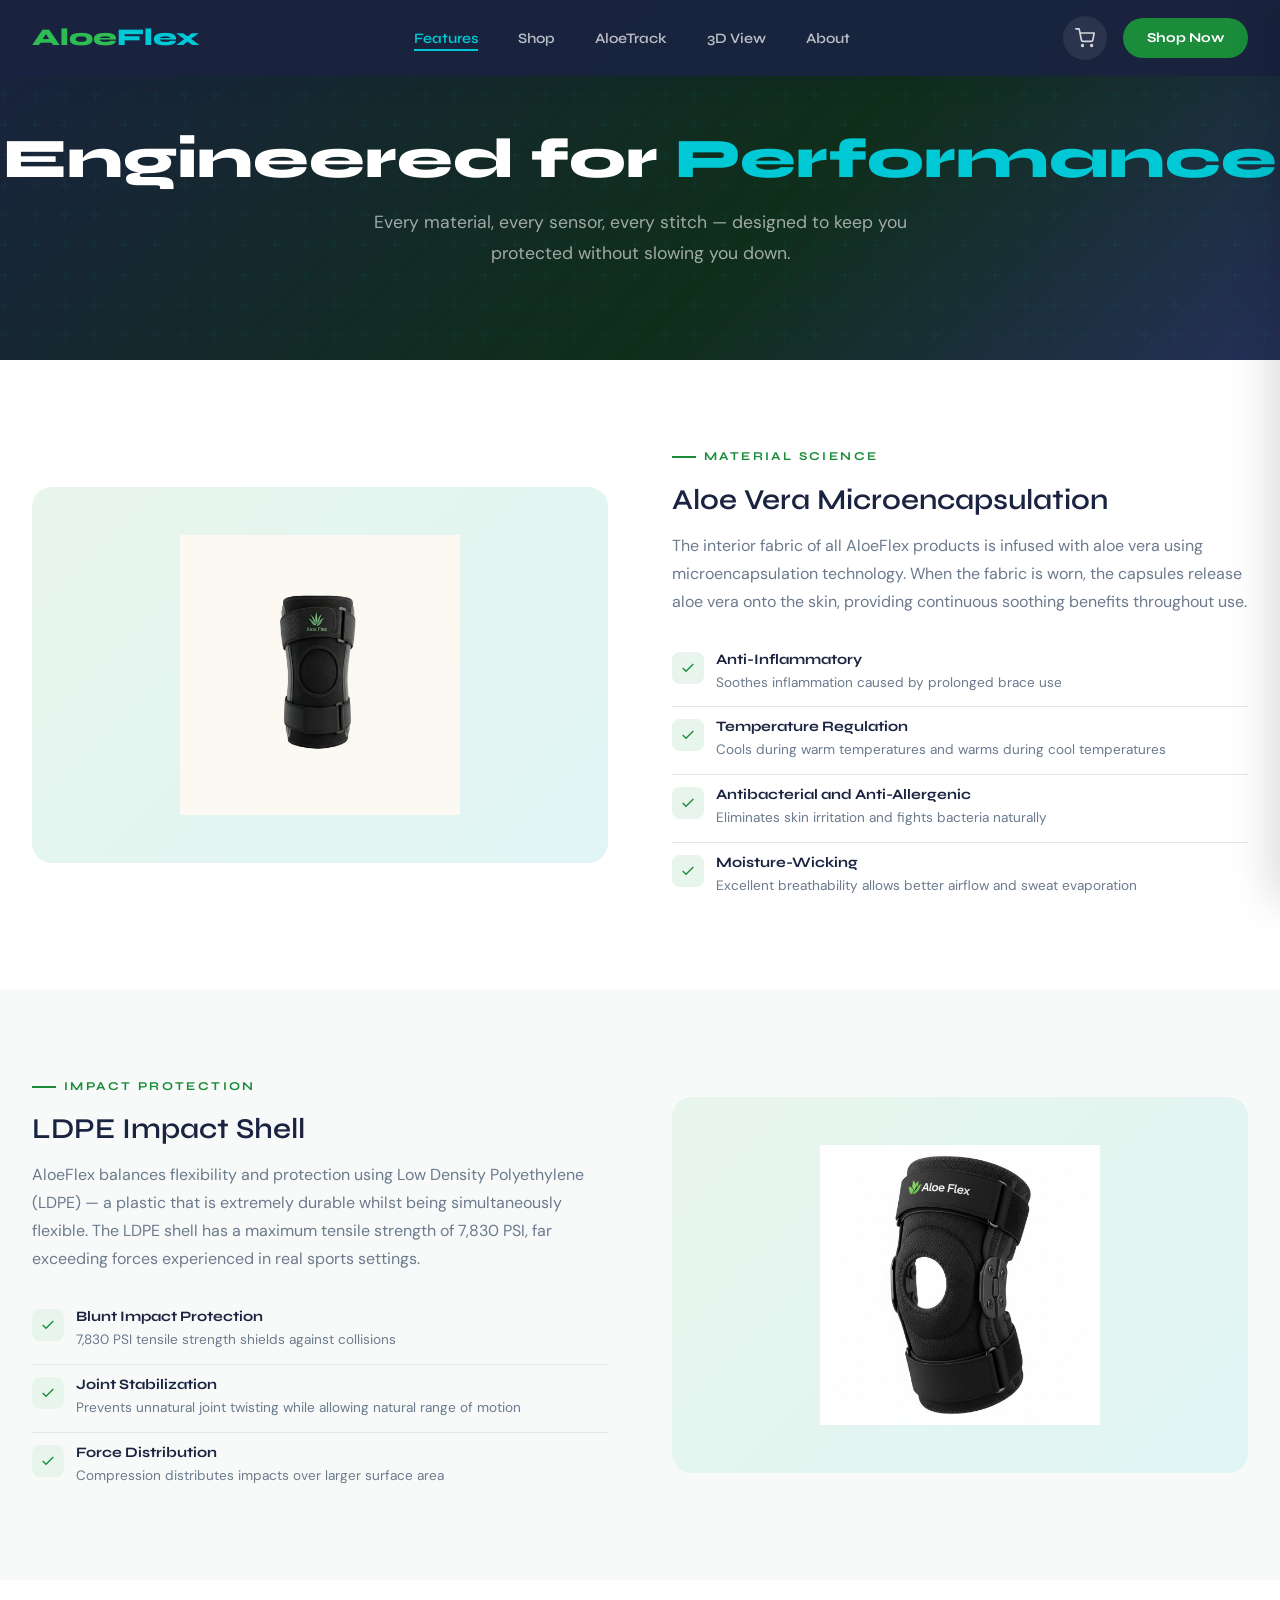
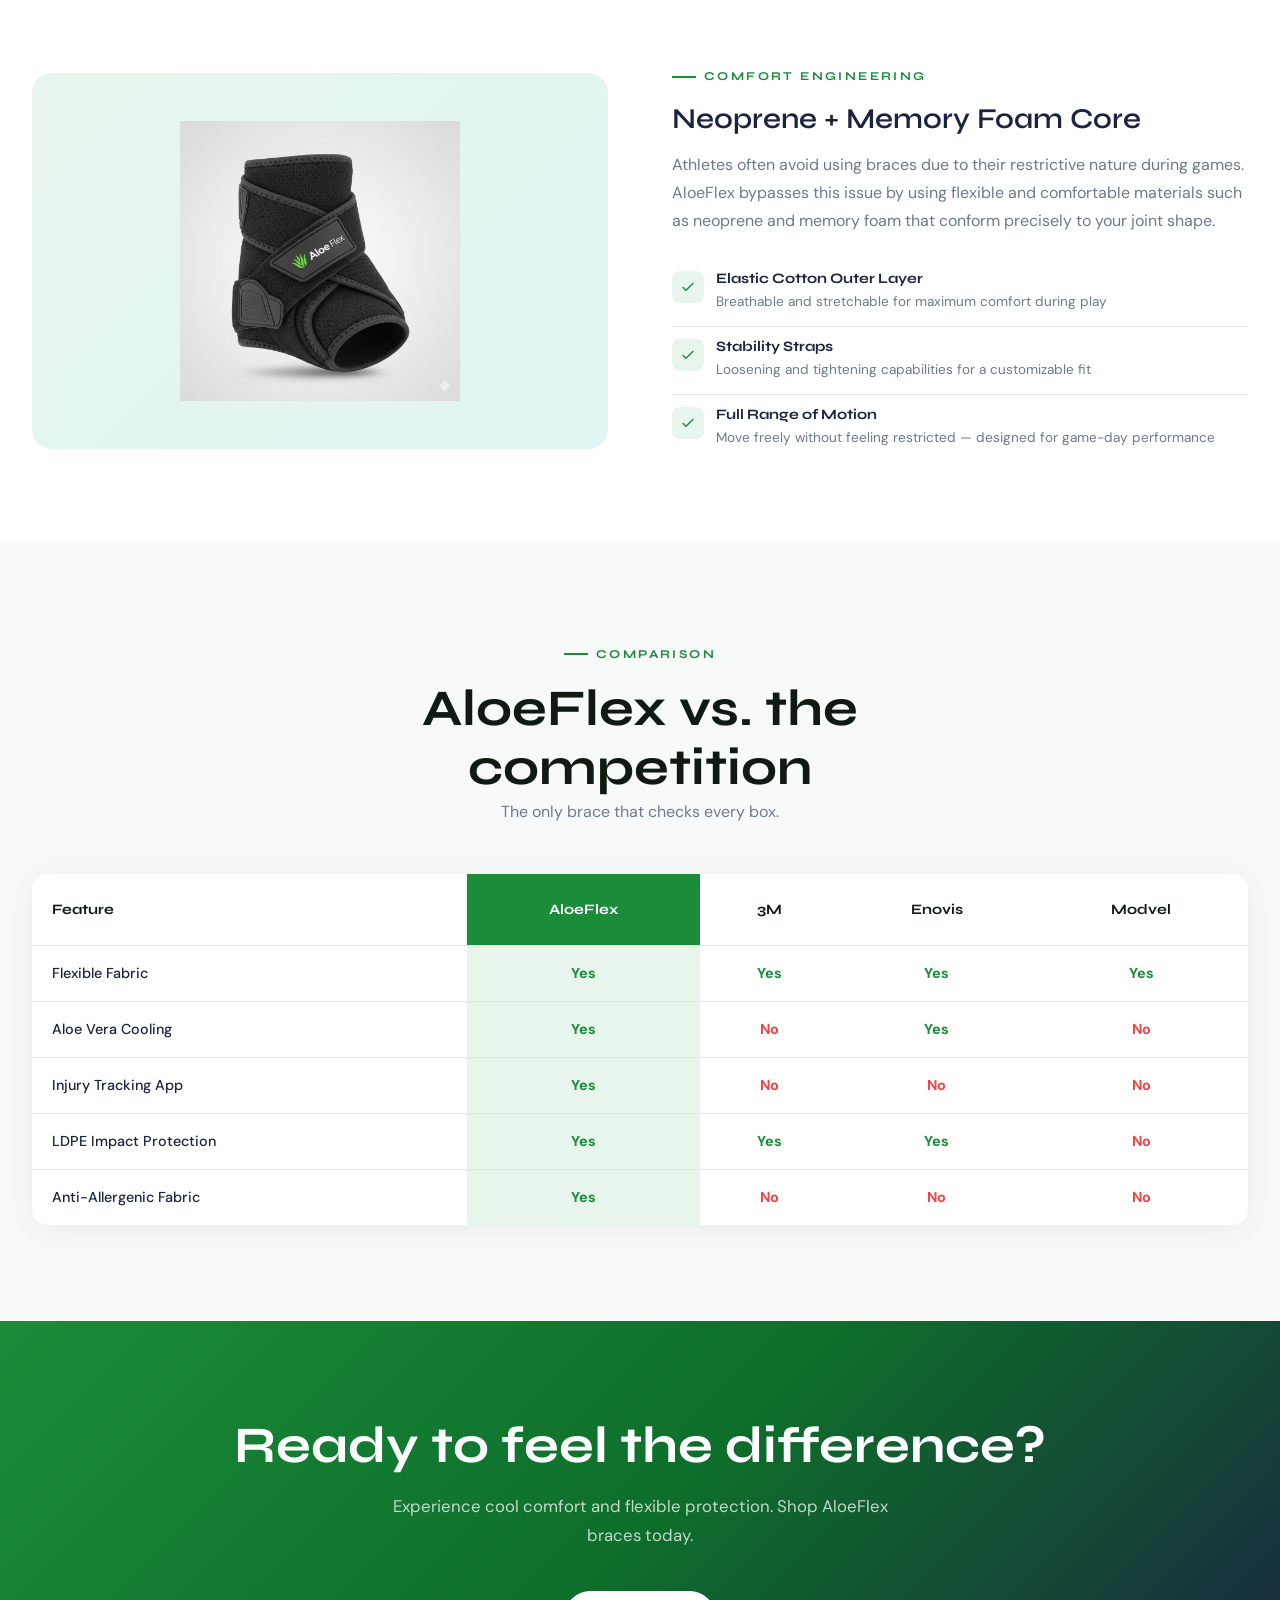
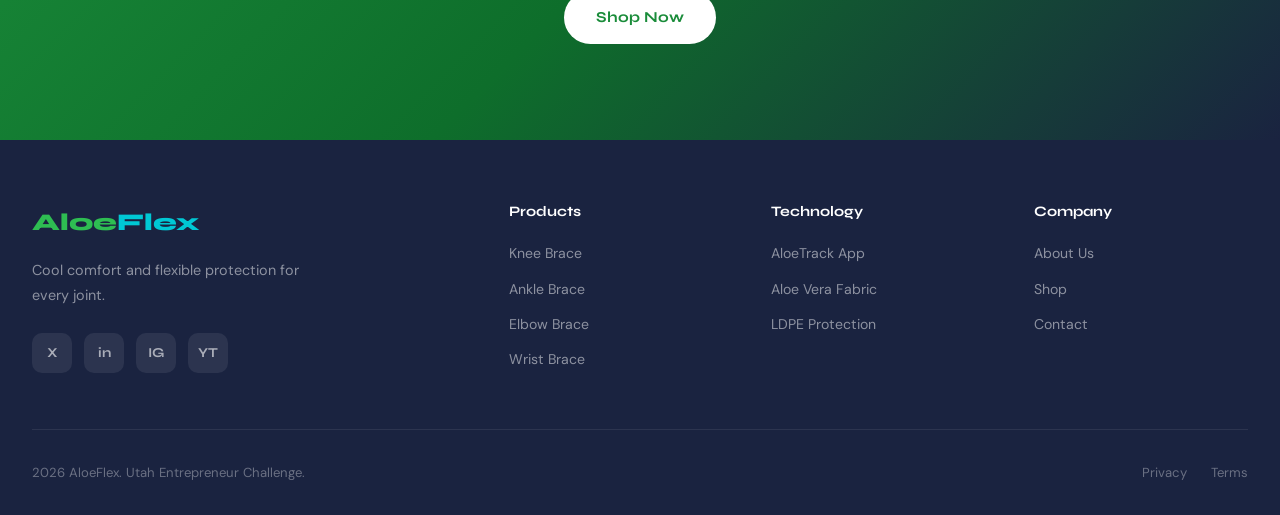
<file: pages/features.html>
<!DOCTYPE html>
<html lang="en">
<head>
    <meta charset="UTF-8">
    <meta name="viewport" content="width=device-width, initial-scale=1.0">
    <title>Features - AloeFlex</title>
    <link rel="stylesheet" href="../css/styles.css">
</head>
<body>

<nav class="navbar">
    <div class="container navbar-inner">
        <a href="../index.html" class="nav-logo"><span class="nav-logo-text">Aloe<span>Flex</span></span></a>
        <ul class="nav-links">
            <li><a href="features.html" class="active">Features</a></li>
            <li><a href="shop.html">Shop</a></li>
            <li><a href="aloetrack.html">AloeTrack</a></li>
            <li><a href="viewer.html">3D View</a></li>
            <li><a href="about.html">About</a></li>
        </ul>
        <div class="nav-actions">
            <button class="cart-btn" title="Cart"><svg xmlns="http://www.w3.org/2000/svg" width="20" height="20" viewBox="0 0 24 24" fill="none" stroke="currentColor" stroke-width="2" stroke-linecap="round" stroke-linejoin="round"><circle cx="9" cy="21" r="1"/><circle cx="20" cy="21" r="1"/><path d="M1 1h4l2.68 13.39a2 2 0 0 0 2 1.61h9.72a2 2 0 0 0 2-1.61L23 6H6"/></svg><span class="cart-count" style="display:none">0</span></button>
            <a href="shop.html" class="nav-cta">Shop Now</a>
            <button class="hamburger" aria-label="Menu"><span></span><span></span><span></span></button>
        </div>
    </div>
</nav>
<div class="mobile-nav"><button class="mobile-nav-close">X</button><a href="features.html">Features</a><a href="shop.html">Shop</a><a href="aloetrack.html">AloeTrack</a><a href="viewer.html">3D View</a><a href="about.html">About</a></div>

<section class="page-hero">
    <div class="page-hero-content">
        <h1>Engineered for <span class="highlight">Performance</span></h1>
        <p>Every material, every sensor, every stitch — designed to keep you protected without slowing you down.</p>
    </div>
</section>

<section class="detail-section bg-white">
    <div class="container">
        <div class="detail-grid">
            <div class="detail-img"><img src="../images/knee.png" alt="Aloe Vera Fabric"></div>
            <div class="detail-content">
                <div class="section-label">Material Science</div>
                <h3>Aloe Vera Microencapsulation</h3>
                <p>The interior fabric of all AloeFlex products is infused with aloe vera using microencapsulation technology. When the fabric is worn, the capsules release aloe vera onto the skin, providing continuous soothing benefits throughout use.</p>
                <div class="detail-list">
                    <div class="detail-list-item">
                        <div class="detail-list-icon"><svg xmlns="http://www.w3.org/2000/svg" width="16" height="16" viewBox="0 0 24 24" fill="none" stroke="currentColor" stroke-width="2"><polyline points="20 6 9 17 4 12"/></svg></div>
                        <div class="detail-list-text"><h5>Anti-Inflammatory</h5><p>Soothes inflammation caused by prolonged brace use</p></div>
                    </div>
                    <div class="detail-list-item">
                        <div class="detail-list-icon"><svg xmlns="http://www.w3.org/2000/svg" width="16" height="16" viewBox="0 0 24 24" fill="none" stroke="currentColor" stroke-width="2"><polyline points="20 6 9 17 4 12"/></svg></div>
                        <div class="detail-list-text"><h5>Temperature Regulation</h5><p>Cools during warm temperatures and warms during cool temperatures</p></div>
                    </div>
                    <div class="detail-list-item">
                        <div class="detail-list-icon"><svg xmlns="http://www.w3.org/2000/svg" width="16" height="16" viewBox="0 0 24 24" fill="none" stroke="currentColor" stroke-width="2"><polyline points="20 6 9 17 4 12"/></svg></div>
                        <div class="detail-list-text"><h5>Antibacterial and Anti-Allergenic</h5><p>Eliminates skin irritation and fights bacteria naturally</p></div>
                    </div>
                    <div class="detail-list-item">
                        <div class="detail-list-icon"><svg xmlns="http://www.w3.org/2000/svg" width="16" height="16" viewBox="0 0 24 24" fill="none" stroke="currentColor" stroke-width="2"><polyline points="20 6 9 17 4 12"/></svg></div>
                        <div class="detail-list-text"><h5>Moisture-Wicking</h5><p>Excellent breathability allows better airflow and sweat evaporation</p></div>
                    </div>
                </div>
            </div>
        </div>
    </div>
</section>

<section class="detail-section bg-off">
    <div class="container">
        <div class="detail-grid reverse">
            <div class="detail-img"><img src="../images/elbow.png" alt="LDPE Protection"></div>
            <div class="detail-content">
                <div class="section-label">Impact Protection</div>
                <h3>LDPE Impact Shell</h3>
                <p>AloeFlex balances flexibility and protection using Low Density Polyethylene (LDPE) — a plastic that is extremely durable whilst being simultaneously flexible. The LDPE shell has a maximum tensile strength of 7,830 PSI, far exceeding forces experienced in real sports settings.</p>
                <div class="detail-list">
                    <div class="detail-list-item">
                        <div class="detail-list-icon"><svg xmlns="http://www.w3.org/2000/svg" width="16" height="16" viewBox="0 0 24 24" fill="none" stroke="currentColor" stroke-width="2"><polyline points="20 6 9 17 4 12"/></svg></div>
                        <div class="detail-list-text"><h5>Blunt Impact Protection</h5><p>7,830 PSI tensile strength shields against collisions</p></div>
                    </div>
                    <div class="detail-list-item">
                        <div class="detail-list-icon"><svg xmlns="http://www.w3.org/2000/svg" width="16" height="16" viewBox="0 0 24 24" fill="none" stroke="currentColor" stroke-width="2"><polyline points="20 6 9 17 4 12"/></svg></div>
                        <div class="detail-list-text"><h5>Joint Stabilization</h5><p>Prevents unnatural joint twisting while allowing natural range of motion</p></div>
                    </div>
                    <div class="detail-list-item">
                        <div class="detail-list-icon"><svg xmlns="http://www.w3.org/2000/svg" width="16" height="16" viewBox="0 0 24 24" fill="none" stroke="currentColor" stroke-width="2"><polyline points="20 6 9 17 4 12"/></svg></div>
                        <div class="detail-list-text"><h5>Force Distribution</h5><p>Compression distributes impacts over larger surface area</p></div>
                    </div>
                </div>
            </div>
        </div>
    </div>
</section>

<section class="detail-section bg-white">
    <div class="container">
        <div class="detail-grid">
            <div class="detail-img"><img src="../images/ankle.png" alt="Neoprene Comfort"></div>
            <div class="detail-content">
                <div class="section-label">Comfort Engineering</div>
                <h3>Neoprene + Memory Foam Core</h3>
                <p>Athletes often avoid using braces due to their restrictive nature during games. AloeFlex bypasses this issue by using flexible and comfortable materials such as neoprene and memory foam that conform precisely to your joint shape.</p>
                <div class="detail-list">
                    <div class="detail-list-item">
                        <div class="detail-list-icon"><svg xmlns="http://www.w3.org/2000/svg" width="16" height="16" viewBox="0 0 24 24" fill="none" stroke="currentColor" stroke-width="2"><polyline points="20 6 9 17 4 12"/></svg></div>
                        <div class="detail-list-text"><h5>Elastic Cotton Outer Layer</h5><p>Breathable and stretchable for maximum comfort during play</p></div>
                    </div>
                    <div class="detail-list-item">
                        <div class="detail-list-icon"><svg xmlns="http://www.w3.org/2000/svg" width="16" height="16" viewBox="0 0 24 24" fill="none" stroke="currentColor" stroke-width="2"><polyline points="20 6 9 17 4 12"/></svg></div>
                        <div class="detail-list-text"><h5>Stability Straps</h5><p>Loosening and tightening capabilities for a customizable fit</p></div>
                    </div>
                    <div class="detail-list-item">
                        <div class="detail-list-icon"><svg xmlns="http://www.w3.org/2000/svg" width="16" height="16" viewBox="0 0 24 24" fill="none" stroke="currentColor" stroke-width="2"><polyline points="20 6 9 17 4 12"/></svg></div>
                        <div class="detail-list-text"><h5>Full Range of Motion</h5><p>Move freely without feeling restricted — designed for game-day performance</p></div>
                    </div>
                </div>
            </div>
        </div>
    </div>
</section>

<section class="comparison section" style="background:var(--off-white)">
    <div class="container">
        <div class="comparison-header">
            <div class="section-label">Comparison</div>
            <h2>AloeFlex vs. the competition</h2>
            <p>The only brace that checks every box.</p>
        </div>
        <table class="comparison-table">
            <thead><tr><th>Feature</th><th class="ours">AloeFlex</th><th>3M</th><th>Enovis</th><th>Modvel</th></tr></thead>
            <tbody>
            <tr><td>Flexible Fabric</td><td class="ours"><span class="check">Yes</span></td><td><span class="check">Yes</span></td><td><span class="check">Yes</span></td><td><span class="check">Yes</span></td></tr>
            <tr><td>Aloe Vera Cooling</td><td class="ours"><span class="check">Yes</span></td><td><span class="cross">No</span></td><td><span class="check">Yes</span></td><td><span class="cross">No</span></td></tr>
            <tr><td>Injury Tracking App</td><td class="ours"><span class="check">Yes</span></td><td><span class="cross">No</span></td><td><span class="cross">No</span></td><td><span class="cross">No</span></td></tr>
            <tr><td>LDPE Impact Protection</td><td class="ours"><span class="check">Yes</span></td><td><span class="check">Yes</span></td><td><span class="check">Yes</span></td><td><span class="cross">No</span></td></tr>
            <tr><td>Anti-Allergenic Fabric</td><td class="ours"><span class="check">Yes</span></td><td><span class="cross">No</span></td><td><span class="cross">No</span></td><td><span class="cross">No</span></td></tr>
            </tbody>
        </table>
    </div>
</section>

<section class="cta-banner">
    <div class="container cta-inner">
        <h2>Ready to feel the difference?</h2>
        <p>Experience cool comfort and flexible protection. Shop AloeFlex braces today.</p>
        <div class="cta-buttons"><a href="shop.html" class="btn btn-white">Shop Now</a></div>
    </div>
</section>

<footer class="footer">
    <div class="container">
        <div class="footer-inner">
            <div class="footer-brand"><div class="footer-logo">Aloe<span>Flex</span></div><p>Cool comfort and flexible protection for every joint.</p><div class="footer-social"><a href="#" class="social-link">X</a><a href="#" class="social-link">in</a><a href="#" class="social-link">IG</a><a href="#" class="social-link">YT</a></div></div>
            <div class="footer-col"><h5>Products</h5><ul><li><a href="shop.html">Knee Brace</a></li><li><a href="shop.html">Ankle Brace</a></li><li><a href="shop.html">Elbow Brace</a></li><li><a href="shop.html">Wrist Brace</a></li></ul></div>
            <div class="footer-col"><h5>Technology</h5><ul><li><a href="aloetrack.html">AloeTrack App</a></li><li><a href="features.html">Aloe Vera Fabric</a></li><li><a href="features.html">LDPE Protection</a></li></ul></div>
            <div class="footer-col"><h5>Company</h5><ul><li><a href="about.html">About Us</a></li><li><a href="shop.html">Shop</a></li><li><a href="#">Contact</a></li></ul></div>
        </div>
        <div class="footer-bottom"><div class="footer-copy">2026 AloeFlex. Utah Entrepreneur Challenge.</div><div class="footer-links"><a href="#">Privacy</a><a href="#">Terms</a></div></div>
    </div>
</footer>

<div class="cart-overlay"></div>
<div class="cart-sidebar"><div class="cart-header"><h3>Your Cart</h3><button class="cart-close">X</button></div><div class="cart-items"></div><div class="cart-footer"><div class="cart-total"><span class="cart-total-label">Total</span><span class="cart-total-amount">$0.00</span></div><button class="checkout-btn">Checkout</button></div></div>
<button class="scroll-top" aria-label="Scroll to top"><svg xmlns="http://www.w3.org/2000/svg" width="20" height="20" viewBox="0 0 24 24" fill="none" stroke="currentColor" stroke-width="2"><polyline points="18 15 12 9 6 15"/></svg></button>
<div class="notification"></div>
<script src="../js/main.js"></script>
</body>
</html>
</file>
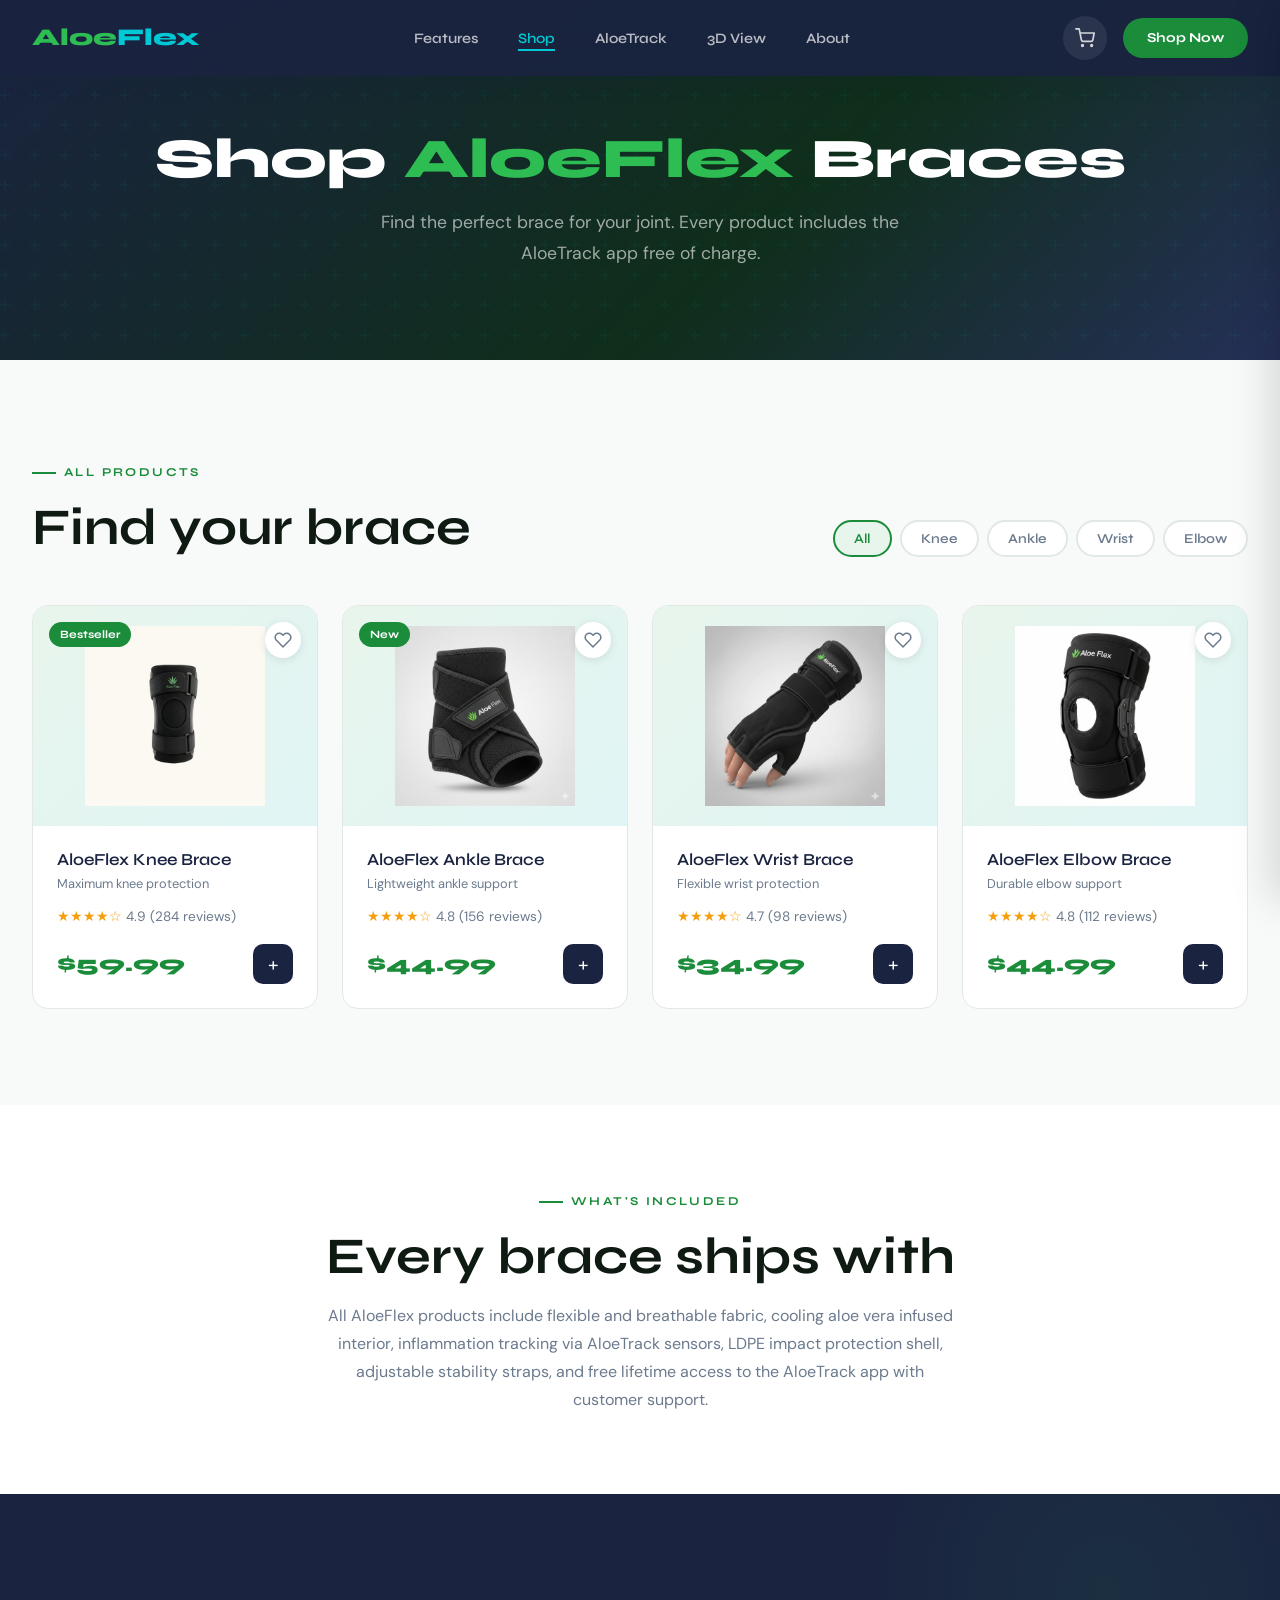
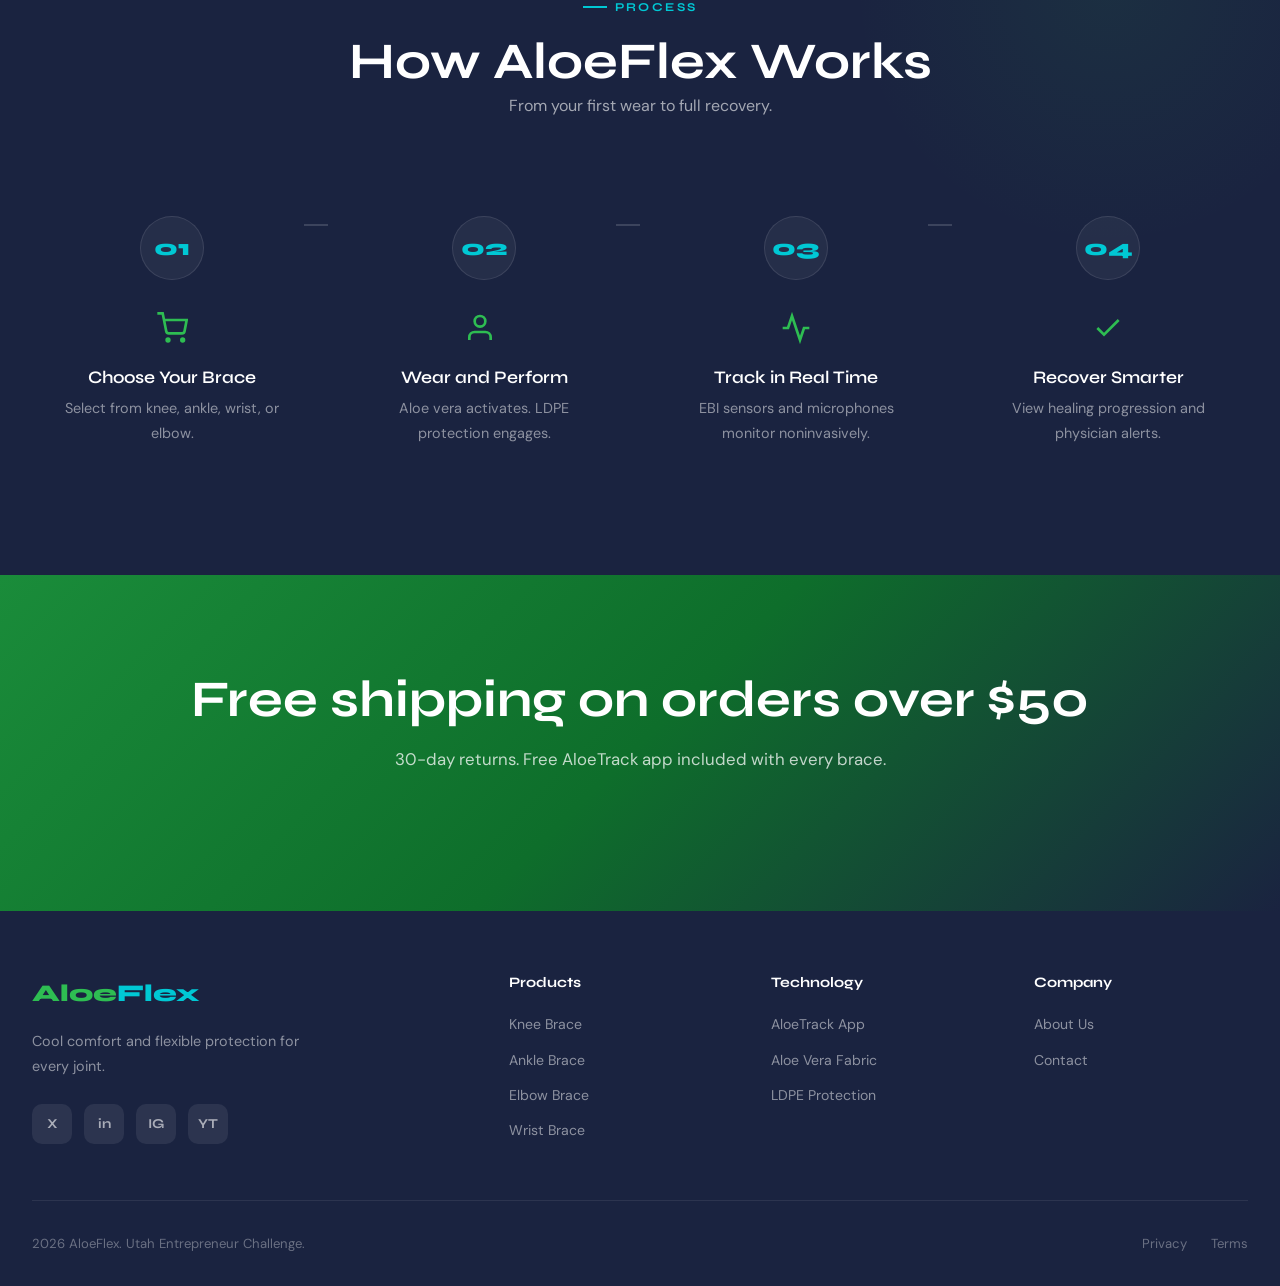
<file: pages/shop.html>
<!DOCTYPE html>
<html lang="en">
<head>
    <meta charset="UTF-8">
    <meta name="viewport" content="width=device-width, initial-scale=1.0">
    <title>Shop - AloeFlex</title>
    <link rel="stylesheet" href="../css/styles.css">
</head>
<body>

<nav class="navbar">
    <div class="container navbar-inner">
        <a href="../index.html" class="nav-logo"><span class="nav-logo-text">Aloe<span>Flex</span></span></a>
        <ul class="nav-links">
            <li><a href="features.html">Features</a></li>
            <li><a href="shop.html" class="active">Shop</a></li>
            <li><a href="aloetrack.html">AloeTrack</a></li>
            <li><a href="viewer.html">3D View</a></li>
            <li><a href="about.html">About</a></li>
        </ul>
        <div class="nav-actions">
            <button class="cart-btn" title="Cart"><svg xmlns="http://www.w3.org/2000/svg" width="20" height="20" viewBox="0 0 24 24" fill="none" stroke="currentColor" stroke-width="2" stroke-linecap="round" stroke-linejoin="round"><circle cx="9" cy="21" r="1"/><circle cx="20" cy="21" r="1"/><path d="M1 1h4l2.68 13.39a2 2 0 0 0 2 1.61h9.72a2 2 0 0 0 2-1.61L23 6H6"/></svg><span class="cart-count" style="display:none">0</span></button>
            <a href="shop.html" class="nav-cta">Shop Now</a>
            <button class="hamburger" aria-label="Menu"><span></span><span></span><span></span></button>
        </div>
    </div>
</nav>
<div class="mobile-nav"><button class="mobile-nav-close">X</button><a href="features.html">Features</a><a href="shop.html">Shop</a><a href="aloetrack.html">AloeTrack</a><a href="viewer.html">3D View</a><a href="about.html">About</a></div>

<section class="page-hero">
    <div class="page-hero-content">
        <h1>Shop <span class="highlight-green">AloeFlex</span> Braces</h1>
        <p>Find the perfect brace for your joint. Every product includes the AloeTrack app free of charge.</p>
    </div>
</section>

<section class="products section">
    <div class="container">
        <div class="products-header">
            <div><div class="section-label">All Products</div><h2>Find your brace</h2></div>
            <div class="products-filters">
                <button class="filter-btn active" data-filter="all">All</button>
                <button class="filter-btn" data-filter="knee">Knee</button>
                <button class="filter-btn" data-filter="ankle">Ankle</button>
                <button class="filter-btn" data-filter="wrist">Wrist</button>
                <button class="filter-btn" data-filter="elbow">Elbow</button>
            </div>
        </div>
        <div class="products-grid"></div>
    </div>
</section>

<section class="detail-section bg-white">
    <div class="container" style="text-align:center;max-width:700px">
        <div class="section-label" style="justify-content:center">What's Included</div>
        <h2>Every brace ships with</h2>
        <p style="margin-top:1rem">All AloeFlex products include flexible and breathable fabric, cooling aloe vera infused interior, inflammation tracking via AloeTrack sensors, LDPE impact protection shell, adjustable stability straps, and free lifetime access to the AloeTrack app with customer support.</p>
    </div>
</section>

<section class="how-it-works section">
    <div class="container">
        <div class="how-header">
            <div class="section-label">Process</div>
            <h2>How AloeFlex Works</h2>
            <p>From your first wear to full recovery.</p>
        </div>
        <div class="how-steps">
            <div class="how-step"><div class="step-number">01</div><div class="step-icon"><svg xmlns="http://www.w3.org/2000/svg" width="32" height="32" viewBox="0 0 24 24" fill="none" stroke="currentColor" stroke-width="2"><circle cx="9" cy="21" r="1"/><circle cx="20" cy="21" r="1"/><path d="M1 1h4l2.68 13.39a2 2 0 0 0 2 1.61h9.72a2 2 0 0 0 2-1.61L23 6H6"/></svg></div><h4>Choose Your Brace</h4><p>Select from knee, ankle, wrist, or elbow.</p></div>
            <div class="how-step"><div class="step-number">02</div><div class="step-icon"><svg xmlns="http://www.w3.org/2000/svg" width="32" height="32" viewBox="0 0 24 24" fill="none" stroke="currentColor" stroke-width="2"><path d="M17 21v-2a4 4 0 0 0-4-4H5a4 4 0 0 0-4 4v2"/><circle cx="9" cy="7" r="4"/></svg></div><h4>Wear and Perform</h4><p>Aloe vera activates. LDPE protection engages.</p></div>
            <div class="how-step"><div class="step-number">03</div><div class="step-icon"><svg xmlns="http://www.w3.org/2000/svg" width="32" height="32" viewBox="0 0 24 24" fill="none" stroke="currentColor" stroke-width="2"><polyline points="22 12 18 12 15 21 9 3 6 12 2 12"/></svg></div><h4>Track in Real Time</h4><p>EBI sensors and microphones monitor noninvasively.</p></div>
            <div class="how-step"><div class="step-number">04</div><div class="step-icon"><svg xmlns="http://www.w3.org/2000/svg" width="32" height="32" viewBox="0 0 24 24" fill="none" stroke="currentColor" stroke-width="2"><polyline points="20 6 9 17 4 12"/></svg></div><h4>Recover Smarter</h4><p>View healing progression and physician alerts.</p></div>
        </div>
    </div>
</section>

<section class="cta-banner">
    <div class="container cta-inner">
        <h2>Free shipping on orders over $50</h2>
        <p>30-day returns. Free AloeTrack app included with every brace.</p>
    </div>
</section>

<footer class="footer">
    <div class="container">
        <div class="footer-inner">
            <div class="footer-brand"><div class="footer-logo">Aloe<span>Flex</span></div><p>Cool comfort and flexible protection for every joint.</p><div class="footer-social"><a href="#" class="social-link">X</a><a href="#" class="social-link">in</a><a href="#" class="social-link">IG</a><a href="#" class="social-link">YT</a></div></div>
            <div class="footer-col"><h5>Products</h5><ul><li><a href="shop.html">Knee Brace</a></li><li><a href="shop.html">Ankle Brace</a></li><li><a href="shop.html">Elbow Brace</a></li><li><a href="shop.html">Wrist Brace</a></li></ul></div>
            <div class="footer-col"><h5>Technology</h5><ul><li><a href="aloetrack.html">AloeTrack App</a></li><li><a href="features.html">Aloe Vera Fabric</a></li><li><a href="features.html">LDPE Protection</a></li></ul></div>
            <div class="footer-col"><h5>Company</h5><ul><li><a href="about.html">About Us</a></li><li><a href="#">Contact</a></li></ul></div>
        </div>
        <div class="footer-bottom"><div class="footer-copy">2026 AloeFlex. Utah Entrepreneur Challenge.</div><div class="footer-links"><a href="#">Privacy</a><a href="#">Terms</a></div></div>
    </div>
</footer>

<div class="cart-overlay"></div>
<div class="cart-sidebar"><div class="cart-header"><h3>Your Cart</h3><button class="cart-close">X</button></div><div class="cart-items"></div><div class="cart-footer"><div class="cart-total"><span class="cart-total-label">Total</span><span class="cart-total-amount">$0.00</span></div><button class="checkout-btn">Checkout</button></div></div>
<button class="scroll-top" aria-label="Scroll to top"><svg xmlns="http://www.w3.org/2000/svg" width="20" height="20" viewBox="0 0 24 24" fill="none" stroke="currentColor" stroke-width="2"><polyline points="18 15 12 9 6 15"/></svg></button>
<div class="notification"></div>
<script src="../js/main.js"></script>
</body>
</html>
</file>
<file: css/styles.css>
@import url('https://fonts.googleapis.com/css2?family=Syne:wght@400;600;700;800&family=DM+Sans:ital,wght@0,300;0,400;0,500;1,300&display=swap');

:root {
    --green-primary: #1a8c3a;
    --green-light: #2ebd52;
    --green-pale: #e8f5ec;
    --cyan: #00c8d4;
    --navy: #1a2340;
    --navy-mid: #253058;
    --white: #ffffff;
    --off-white: #f7faf8;
    --gray: #6b7a8d;
    --gray-light: #e2e8e4;
    --text-dark: #0f1a12;
    --shadow: 0 8px 40px rgba(26, 140, 58, 0.15);
    --shadow-deep: 0 20px 80px rgba(26, 35, 64, 0.2);
    --radius: 16px;
    --transition: all 0.3s cubic-bezier(0.4, 0, 0.2, 1);
}

*, *::before, *::after { box-sizing: border-box; margin: 0; padding: 0; }
html { scroll-behavior: smooth; font-size: 16px; }
body { font-family: 'DM Sans', sans-serif; background: var(--off-white); color: var(--text-dark); line-height: 1.6; overflow-x: hidden; }
a { text-decoration: none; color: inherit; }
img { max-width: 100%; display: block; }
button { cursor: pointer; border: none; background: none; font-family: inherit; }
ul { list-style: none; }
h1, h2, h3, h4, h5 { font-family: 'Syne', sans-serif; line-height: 1.15; }
h1 { font-size: clamp(2.5rem, 6vw, 5rem); font-weight: 800; }
h2 { font-size: clamp(2rem, 4vw, 3.2rem); font-weight: 700; }
h3 { font-size: clamp(1.3rem, 2.5vw, 1.8rem); font-weight: 600; }
h4 { font-size: 1.1rem; font-weight: 600; }
p { font-size: 1rem; color: var(--gray); line-height: 1.75; }

.container { max-width: 1280px; margin: 0 auto; padding: 0 2rem; }
.section { padding: 6rem 0; }
.section-label { font-family: 'Syne', sans-serif; font-size: 0.75rem; font-weight: 700; letter-spacing: 0.2em; text-transform: uppercase; color: var(--green-primary); display: inline-flex; align-items: center; gap: 0.5rem; margin-bottom: 1rem; }
.section-label::before { content: ''; display: block; width: 24px; height: 2px; background: var(--green-primary); }

/* NAVBAR */
.navbar { position: fixed; top: 0; left: 0; right: 0; z-index: 1000; padding: 1rem 0; transition: var(--transition); background: rgba(26,35,64,0.95); backdrop-filter: blur(16px); box-shadow: 0 2px 24px rgba(26,35,64,0.15); }
.navbar-inner { display: flex; align-items: center; justify-content: space-between; }
.nav-logo { display: flex; align-items: center; gap: 0.5rem; }
.nav-logo-text { font-family: 'Syne', sans-serif; font-size: 1.5rem; font-weight: 800; color: var(--green-light); }
.nav-logo-text span { color: var(--cyan); }
.nav-links { display: flex; align-items: center; gap: 2.5rem; }
.nav-links a { font-family: 'Syne', sans-serif; font-size: 0.9rem; font-weight: 600; color: rgba(255,255,255,0.7); transition: var(--transition); position: relative; }
.nav-links a::after { content: ''; position: absolute; bottom: -4px; left: 0; width: 0; height: 2px; background: var(--cyan); transition: var(--transition); }
.nav-links a:hover::after, .nav-links a.active::after { width: 100%; }
.nav-links a:hover, .nav-links a.active { color: var(--cyan); }
.nav-actions { display: flex; align-items: center; gap: 1rem; }
.cart-btn { position: relative; width: 44px; height: 44px; border-radius: 50%; background: rgba(255,255,255,0.08); display: flex; align-items: center; justify-content: center; color: rgba(255,255,255,0.8); transition: var(--transition); }
.cart-btn:hover { transform: translateY(-2px); background: rgba(255,255,255,0.15); }
.cart-btn svg { width: 20px; height: 20px; }
.cart-count { position: absolute; top: -4px; right: -4px; width: 20px; height: 20px; background: var(--green-primary); color: white; border-radius: 50%; font-size: 0.65rem; font-family: 'Syne', sans-serif; font-weight: 700; display: flex; align-items: center; justify-content: center; }
.nav-cta { background: var(--green-primary); color: white !important; padding: 0.6rem 1.5rem; border-radius: 100px; font-family: 'Syne', sans-serif; font-size: 0.85rem; font-weight: 700; transition: var(--transition); display: inline-block; }
.nav-cta:hover { background: var(--green-light); transform: translateY(-1px); }
.nav-cta::after { display: none !important; }
.hamburger { display: none; flex-direction: column; gap: 5px; padding: 4px; }
.hamburger span { display: block; width: 24px; height: 2px; background: white; transition: var(--transition); border-radius: 2px; }

/* BUTTONS */
.btn { display: inline-flex; align-items: center; gap: 0.6rem; padding: 0.9rem 2rem; border-radius: 100px; font-family: 'Syne', sans-serif; font-weight: 700; font-size: 0.95rem; transition: var(--transition); cursor: pointer; border: none; }
.btn-primary { background: var(--green-primary); color: white; box-shadow: 0 4px 20px rgba(26,140,58,0.35); }
.btn-primary:hover { background: var(--green-light); transform: translateY(-2px); box-shadow: 0 8px 30px rgba(26,140,58,0.45); }
.btn-outline-white { background: transparent; color: white; border: 2px solid rgba(255,255,255,0.5); }
.btn-outline-white:hover { background: white; color: var(--green-primary); }
.btn-white { background: white; color: var(--green-primary); }
.btn-white:hover { transform: translateY(-2px); box-shadow: 0 8px 30px rgba(0,0,0,0.15); }

/* HERO */
.hero { min-height: 100vh; background: linear-gradient(135deg, var(--navy) 0%, #0f2e1a 60%, var(--navy-mid) 100%); display: flex; align-items: center; position: relative; overflow: hidden; padding-top: 80px; }
.hero::before { content: ''; position: absolute; inset: 0; background: url("data:image/svg+xml,%3Csvg width='60' height='60' viewBox='0 0 60 60' xmlns='http://www.w3.org/2000/svg'%3E%3Cg fill='none' fill-rule='evenodd'%3E%3Cg fill='%2300c8d4' fill-opacity='0.04'%3E%3Cpath d='M36 34v-4h-2v4h-4v2h4v4h2v-4h4v-2h-4zm0-30V0h-2v4h-4v2h4v4h2V6h4V4h-4zM6 34v-4H4v4H0v2h4v4h2v-4h4v-2H6zM6 4V0H4v4H0v2h4v4h2V6h4V4H6z'/%3E%3C/g%3E%3C/g%3E%3C/svg%3E"); }
.hero-glow { position: absolute; top: 20%; right: 15%; width: 500px; height: 500px; background: radial-gradient(circle, rgba(0,200,212,0.15) 0%, transparent 70%); border-radius: 50%; animation: pulse 6s ease-in-out infinite; }
.hero-glow-2 { position: absolute; bottom: 10%; left: 5%; width: 300px; height: 300px; background: radial-gradient(circle, rgba(46,189,82,0.12) 0%, transparent 70%); border-radius: 50%; animation: pulse 8s ease-in-out infinite reverse; }
@keyframes pulse { 0%, 100% { transform: scale(1); opacity: 0.8; } 50% { transform: scale(1.2); opacity: 1; } }
.hero-inner { display: grid; grid-template-columns: 1fr 1fr; align-items: center; gap: 4rem; width: 100%; position: relative; z-index: 1; padding: 4rem 0; }
.hero-badge { display: inline-flex; align-items: center; gap: 0.5rem; background: rgba(0,200,212,0.12); border: 1px solid rgba(0,200,212,0.3); color: var(--cyan); padding: 0.4rem 1rem; border-radius: 100px; font-size: 0.8rem; font-family: 'Syne', sans-serif; font-weight: 600; letter-spacing: 0.05em; margin-bottom: 1.5rem; animation: fadeUp 0.6s ease both; }
.hero h1 { color: white; margin-bottom: 1.5rem; animation: fadeUp 0.6s ease 0.1s both; }
.hero h1 .highlight { color: var(--cyan); }
.hero h1 .highlight-green { color: var(--green-light); }
.hero-desc { color: rgba(255,255,255,0.7); font-size: 1.1rem; max-width: 480px; margin-bottom: 2.5rem; animation: fadeUp 0.6s ease 0.2s both; }
.hero-actions { display: flex; align-items: center; gap: 1rem; flex-wrap: wrap; animation: fadeUp 0.6s ease 0.3s both; }
.hero-stats { display: flex; gap: 2.5rem; margin-top: 3.5rem; padding-top: 2.5rem; border-top: 1px solid rgba(255,255,255,0.12); animation: fadeUp 0.6s ease 0.4s both; }
.stat-number { font-family: 'Syne', sans-serif; font-size: 2rem; font-weight: 800; color: white; }
.stat-number span { color: var(--green-light); }
.stat-label { font-size: 0.8rem; color: rgba(255,255,255,0.5); font-weight: 300; }

.hero-visual { display: flex; align-items: center; justify-content: center; position: relative; animation: fadeUp 0.8s ease 0.2s both; }
.hero-product-card { position: relative; width: 100%; max-width: 460px; display: flex; align-items: center; justify-content: center; }
.hero-product-img-real { width: 100%; max-width: 400px; height: auto; transform: rotate(-12deg); filter: drop-shadow(0 20px 60px rgba(0,200,212,0.25)) drop-shadow(0 8px 24px rgba(0,0,0,0.4)); animation: float 4s ease-in-out infinite; transition: transform 0.4s ease; }
.hero-product-img-real:hover { transform: rotate(-8deg) scale(1.03); }
@keyframes float { 0%, 100% { transform: rotate(-12deg) translateY(0); } 50% { transform: rotate(-12deg) translateY(-14px); } }
.floating-feature { position: absolute; background: rgba(255,255,255,0.95); border-radius: 12px; padding: 0.75rem 1rem; display: flex; align-items: center; gap: 0.6rem; box-shadow: 0 8px 30px rgba(0,0,0,0.15); font-size: 0.82rem; font-family: 'Syne', sans-serif; font-weight: 600; color: var(--navy); animation: floatF 5s ease-in-out infinite; z-index: 2; }
.floating-feature.f1 { top: 0; left: -30px; animation-delay: -1s; }
.floating-feature.f2 { bottom: 80px; left: -40px; animation-delay: -2.5s; }
.floating-feature.f3 { top: 60px; right: -30px; animation-delay: -0.5s; }
.ff-icon { width: 32px; height: 32px; background: var(--green-pale); border-radius: 8px; display: flex; align-items: center; justify-content: center; }
.ff-icon svg { width: 16px; height: 16px; color: var(--green-primary); }
@keyframes floatF { 0%, 100% { transform: translateY(0); } 50% { transform: translateY(-10px); } }
@keyframes fadeUp { from { opacity: 0; transform: translateY(24px); } to { opacity: 1; transform: translateY(0); } }

/* TRUST BANNER */
.trust-banner { background: var(--navy); padding: 2rem 0; overflow: hidden; }
.trust-scroll { display: flex; gap: 4rem; animation: marquee 25s linear infinite; width: max-content; }
.trust-item { display: flex; align-items: center; gap: 0.6rem; color: rgba(255,255,255,0.6); white-space: nowrap; font-family: 'Syne', sans-serif; font-size: 0.85rem; font-weight: 600; }
.trust-dot { width: 8px; height: 8px; background: var(--green-primary); border-radius: 50%; flex-shrink: 0; }
@keyframes marquee { from { transform: translateX(0); } to { transform: translateX(-50%); } }

/* FEATURES */
.features { background: var(--white); }
.features-header { text-align: center; max-width: 640px; margin: 0 auto 4rem; }
.features-header .section-label { justify-content: center; }
.features-grid { display: grid; grid-template-columns: repeat(4, 1fr); gap: 1.5rem; }
.feature-card { background: var(--off-white); border-radius: var(--radius); padding: 2rem; border: 1px solid var(--gray-light); transition: var(--transition); position: relative; overflow: hidden; }
.feature-card::after { content: ''; position: absolute; bottom: 0; left: 0; right: 0; height: 3px; background: linear-gradient(90deg, var(--green-primary), var(--cyan)); transform: scaleX(0); transition: var(--transition); }
.feature-card:hover { transform: translateY(-6px); box-shadow: var(--shadow); }
.feature-card:hover::after { transform: scaleX(1); }
.feature-icon { width: 56px; height: 56px; background: var(--green-pale); border-radius: 14px; display: flex; align-items: center; justify-content: center; margin-bottom: 1.25rem; }
.feature-icon svg { width: 28px; height: 28px; color: var(--green-primary); }
.feature-card h4 { color: var(--navy); margin-bottom: 0.5rem; font-size: 1rem; }
.feature-card p { font-size: 0.9rem; }

/* PRODUCTS */
.products { background: var(--off-white); }
.products-header { display: flex; align-items: flex-end; justify-content: space-between; margin-bottom: 3rem; flex-wrap: wrap; gap: 1rem; }
.products-filters { display: flex; gap: 0.5rem; flex-wrap: wrap; }
.filter-btn { padding: 0.5rem 1.2rem; border-radius: 100px; font-family: 'Syne', sans-serif; font-size: 0.85rem; font-weight: 600; border: 2px solid var(--gray-light); color: var(--gray); background: white; transition: var(--transition); cursor: pointer; }
.filter-btn.active, .filter-btn:hover { border-color: var(--green-primary); color: var(--green-primary); background: var(--green-pale); }
.products-grid { display: grid; grid-template-columns: repeat(4, 1fr); gap: 1.5rem; }
.product-card { background: white; border-radius: var(--radius); overflow: hidden; border: 1px solid var(--gray-light); transition: var(--transition); position: relative; }
.product-card:hover { transform: translateY(-6px); box-shadow: var(--shadow-deep); }
.product-img { height: 220px; display: flex; align-items: center; justify-content: center; position: relative; overflow: hidden; padding: 1.5rem; }
.product-img-bg { position: absolute; inset: 0; background: linear-gradient(135deg, var(--green-pale), #e0f5f5); }
.product-img img { position: relative; z-index: 1; max-height: 180px; width: auto; object-fit: contain; transition: var(--transition); }
.product-card:hover .product-img img { transform: scale(1.08); }
.product-badge-new { position: absolute; top: 1rem; left: 1rem; background: var(--green-primary); color: white; padding: 0.2rem 0.7rem; border-radius: 100px; font-size: 0.7rem; font-family: 'Syne', sans-serif; font-weight: 700; z-index: 2; }
.product-wishlist { position: absolute; top: 1rem; right: 1rem; width: 36px; height: 36px; background: white; border-radius: 50%; display: flex; align-items: center; justify-content: center; cursor: pointer; transition: var(--transition); box-shadow: 0 2px 8px rgba(0,0,0,0.1); z-index: 2; border: none; }
.product-wishlist:hover { transform: scale(1.1); }
.product-wishlist svg { width: 18px; height: 18px; color: var(--gray); transition: var(--transition); }
.product-wishlist.liked svg { color: #ef4444; fill: #ef4444; }
.product-info { padding: 1.5rem; }
.product-info h4 { color: var(--navy); margin-bottom: 0.25rem; font-size: 1.05rem; }
.product-meta { font-size: 0.8rem; color: var(--gray); margin-bottom: 0.75rem; }
.product-stars { color: #f59e0b; font-size: 0.85rem; }
.product-stars .rc { color: var(--gray); }
.product-footer { display: flex; align-items: center; justify-content: space-between; margin-top: 1rem; }
.product-price { font-family: 'Syne', sans-serif; font-size: 1.4rem; font-weight: 800; color: var(--green-primary); }
.product-add { width: 40px; height: 40px; background: var(--navy); color: white; border-radius: 10px; display: flex; align-items: center; justify-content: center; font-size: 1.2rem; cursor: pointer; transition: var(--transition); border: none; }
.product-add:hover { background: var(--green-primary); transform: scale(1.05); }

/* HOW IT WORKS */
.how-it-works { background: var(--navy); position: relative; overflow: hidden; }
.how-it-works::before { content: ''; position: absolute; top: -30%; right: -10%; width: 600px; height: 600px; background: radial-gradient(circle, rgba(46,189,82,0.08) 0%, transparent 60%); border-radius: 50%; }
.how-header { text-align: center; max-width: 640px; margin: 0 auto 4rem; position: relative; z-index: 1; }
.how-header .section-label { justify-content: center; color: var(--cyan); }
.how-header .section-label::before { background: var(--cyan); }
.how-header h2 { color: white; }
.how-header p { color: rgba(255,255,255,0.6); }
.how-steps { display: grid; grid-template-columns: repeat(4, 1fr); gap: 2rem; position: relative; z-index: 1; }
.how-step { text-align: center; padding: 2rem; }
.how-step:not(:last-child)::after { content: ''; position: absolute; top: 2.5rem; right: -1rem; width: 24px; height: 2px; background: rgba(255,255,255,0.15); }
.how-step { position: relative; }
.step-number { width: 64px; height: 64px; background: rgba(255,255,255,0.05); border: 1px solid rgba(255,255,255,0.1); border-radius: 50%; display: flex; align-items: center; justify-content: center; margin: 0 auto 1.5rem; font-family: 'Syne', sans-serif; font-size: 1.4rem; font-weight: 800; color: var(--cyan); }
.step-icon { width: 48px; height: 48px; margin: 0 auto 1rem; display: flex; align-items: center; justify-content: center; }
.step-icon svg { width: 32px; height: 32px; color: var(--green-light); }
.how-step h4 { color: white; margin-bottom: 0.5rem; }
.how-step p { color: rgba(255,255,255,0.5); font-size: 0.9rem; }

/* TECHNOLOGY */
.technology { background: white; }
.tech-inner { display: grid; grid-template-columns: 1fr 1fr; gap: 5rem; align-items: center; }
.tech-visual { background: linear-gradient(135deg, var(--navy), #0f2e1a); border-radius: 24px; padding: 3rem; min-height: 400px; display: flex; align-items: center; justify-content: center; position: relative; overflow: hidden; }
.tech-visual::before { content: ''; position: absolute; inset: 0; background: url("data:image/svg+xml,%3Csvg width='40' height='40' viewBox='0 0 40 40' xmlns='http://www.w3.org/2000/svg'%3E%3Cg fill='%2300c8d4' fill-opacity='0.05' fill-rule='evenodd'%3E%3Cpath d='M0 40L40 0H20L0 20M40 40V20L20 40'/%3E%3C/g%3E%3C/svg%3E"); }
.tech-app-mock { width: 220px; background: rgba(255,255,255,0.05); border: 1px solid rgba(255,255,255,0.1); border-radius: 24px; padding: 1.5rem 1rem; position: relative; z-index: 1; }
.app-header-mock { text-align: center; color: var(--cyan); font-family: 'Syne', sans-serif; font-weight: 700; font-size: 0.9rem; margin-bottom: 1.5rem; }
.app-metric { background: rgba(255,255,255,0.05); border-radius: 10px; padding: 0.75rem; margin-bottom: 0.75rem; }
.app-metric-label { font-size: 0.65rem; color: rgba(255,255,255,0.4); font-family: 'Syne', sans-serif; text-transform: uppercase; letter-spacing: 0.1em; }
.app-metric-value { font-family: 'Syne', sans-serif; font-weight: 700; color: white; font-size: 1.1rem; }
.app-metric-bar { height: 4px; background: rgba(255,255,255,0.1); border-radius: 2px; margin-top: 0.5rem; overflow: hidden; }
.app-metric-fill { height: 100%; border-radius: 2px; background: linear-gradient(90deg, var(--green-primary), var(--cyan)); }
.app-status { background: rgba(46,189,82,0.1); border: 1px solid rgba(46,189,82,0.3); border-radius: 8px; padding: 0.75rem; text-align: center; color: var(--green-light); font-family: 'Syne', sans-serif; font-size: 0.75rem; font-weight: 700; margin-top: 1rem; }
.tech-features { margin-top: 2rem; }
.tech-feature { display: flex; align-items: flex-start; gap: 1rem; padding: 1rem 0; border-bottom: 1px solid var(--gray-light); }
.tech-feature:last-child { border-bottom: none; }
.tech-feature-icon { width: 44px; height: 44px; background: var(--green-pale); border-radius: 10px; display: flex; align-items: center; justify-content: center; flex-shrink: 0; }
.tech-feature-icon svg { width: 22px; height: 22px; color: var(--green-primary); }
.tech-feature-text h5 { color: var(--navy); font-size: 0.95rem; margin-bottom: 0.25rem; }
.tech-feature-text p { font-size: 0.85rem; }

/* COMPARISON */
.comparison { background: var(--off-white); }
.comparison-header { text-align: center; max-width: 600px; margin: 0 auto 3rem; }
.comparison-table { width: 100%; border-collapse: collapse; background: white; border-radius: var(--radius); overflow: hidden; box-shadow: 0 4px 30px rgba(0,0,0,0.06); }
.comparison-table th { padding: 1.5rem 1.25rem; text-align: center; font-family: 'Syne', sans-serif; font-size: 0.9rem; font-weight: 700; }
.comparison-table th:first-child { text-align: left; }
.comparison-table th.ours { background: var(--green-primary); color: white; }
.comparison-table td { padding: 1rem 1.25rem; text-align: center; border-top: 1px solid var(--gray-light); font-size: 0.9rem; color: var(--gray); }
.comparison-table td:first-child { text-align: left; color: var(--navy); font-weight: 500; }
.comparison-table td.ours { background: var(--green-pale); }
.check { color: var(--green-primary); font-weight: 700; }
.cross { color: #ef4444; font-weight: 700; }

/* TESTIMONIALS */
.testimonials { background: white; }
.testimonials-header { text-align: center; max-width: 580px; margin: 0 auto 3.5rem; }
.testimonials-grid { display: grid; grid-template-columns: repeat(3, 1fr); gap: 1.5rem; }
.testimonial-card { background: var(--off-white); border-radius: var(--radius); padding: 2rem; border: 1px solid var(--gray-light); transition: var(--transition); }
.testimonial-card:hover { transform: translateY(-4px); box-shadow: var(--shadow); }
.testimonial-stars { color: #f59e0b; margin-bottom: 1rem; letter-spacing: 2px; }
.testimonial-text { font-size: 0.95rem; color: var(--text-dark); line-height: 1.7; margin-bottom: 1.5rem; font-style: italic; }
.testimonial-author { display: flex; align-items: center; gap: 0.75rem; }
.author-avatar { width: 44px; height: 44px; border-radius: 50%; display: flex; align-items: center; justify-content: center; background: var(--green-pale); color: var(--green-primary); font-family: 'Syne', sans-serif; font-weight: 800; font-size: 1rem; }
.author-name { font-family: 'Syne', sans-serif; font-weight: 700; font-size: 0.9rem; color: var(--navy); }
.author-role { font-size: 0.78rem; color: var(--gray); }

/* CTA BANNER */
.cta-banner { background: linear-gradient(135deg, var(--green-primary) 0%, #0e6e2b 50%, var(--navy) 100%); padding: 6rem 0; text-align: center; position: relative; overflow: hidden; }
.cta-inner { position: relative; z-index: 1; }
.cta-banner h2 { color: white; margin-bottom: 1rem; }
.cta-banner p { color: rgba(255,255,255,0.75); max-width: 500px; margin: 0 auto 2.5rem; font-size: 1.05rem; }
.cta-buttons { display: flex; gap: 1rem; justify-content: center; flex-wrap: wrap; }

/* FOOTER */
.footer { background: var(--navy); padding: 4rem 0 2rem; }
.footer-inner { display: grid; grid-template-columns: 2fr 1fr 1fr 1fr; gap: 3rem; margin-bottom: 3rem; }
.footer-logo { font-family: 'Syne', sans-serif; font-size: 1.5rem; font-weight: 800; color: var(--green-light); margin-bottom: 1rem; }
.footer-logo span { color: var(--cyan); }
.footer-brand p { color: rgba(255,255,255,0.5); font-size: 0.9rem; max-width: 280px; }
.footer-social { display: flex; gap: 0.75rem; margin-top: 1.5rem; }
.social-link { width: 40px; height: 40px; background: rgba(255,255,255,0.08); border-radius: 10px; display: flex; align-items: center; justify-content: center; color: rgba(255,255,255,0.6); font-size: 0.85rem; font-family: 'Syne', sans-serif; font-weight: 700; transition: var(--transition); }
.social-link:hover { background: var(--green-primary); color: white; transform: translateY(-2px); }
.footer-col h5 { font-family: 'Syne', sans-serif; color: white; margin-bottom: 1.25rem; font-size: 0.9rem; font-weight: 700; }
.footer-col ul li { margin-bottom: 0.6rem; }
.footer-col ul li a { color: rgba(255,255,255,0.5); font-size: 0.88rem; transition: var(--transition); }
.footer-col ul li a:hover { color: var(--green-light); }
.footer-bottom { border-top: 1px solid rgba(255,255,255,0.08); padding-top: 2rem; display: flex; align-items: center; justify-content: space-between; flex-wrap: wrap; gap: 1rem; }
.footer-copy { color: rgba(255,255,255,0.35); font-size: 0.82rem; }
.footer-links { display: flex; gap: 1.5rem; }
.footer-links a { color: rgba(255,255,255,0.35); font-size: 0.82rem; transition: var(--transition); }
.footer-links a:hover { color: var(--green-light); }

/* CART SIDEBAR */
.cart-overlay { position: fixed; inset: 0; background: rgba(0,0,0,0.5); z-index: 2000; opacity: 0; pointer-events: none; transition: opacity 0.3s ease; backdrop-filter: blur(4px); }
.cart-overlay.open { opacity: 1; pointer-events: all; }
.cart-sidebar { position: fixed; top: 0; right: 0; bottom: 0; width: 420px; background: white; z-index: 2001; transform: translateX(100%); transition: transform 0.4s cubic-bezier(0.4, 0, 0.2, 1); display: flex; flex-direction: column; box-shadow: -8px 0 40px rgba(0,0,0,0.15); }
.cart-sidebar.open { transform: translateX(0); }
.cart-header { display: flex; align-items: center; justify-content: space-between; padding: 1.5rem 2rem; border-bottom: 1px solid var(--gray-light); }
.cart-header h3 { font-family: 'Syne', sans-serif; color: var(--navy); }
.cart-close { width: 36px; height: 36px; background: var(--off-white); border-radius: 50%; display: flex; align-items: center; justify-content: center; cursor: pointer; transition: var(--transition); border: none; }
.cart-close:hover { background: var(--gray-light); }
.cart-items { flex: 1; overflow-y: auto; padding: 1.5rem 2rem; }
.cart-empty { text-align: center; padding: 3rem 0; color: var(--gray); }
.cart-item { display: flex; gap: 1rem; align-items: center; padding: 1rem 0; border-bottom: 1px solid var(--gray-light); }
.cart-item-img { width: 64px; height: 64px; background: var(--green-pale); border-radius: 10px; display: flex; align-items: center; justify-content: center; flex-shrink: 0; overflow: hidden; }
.cart-item-img img { max-width: 50px; max-height: 50px; object-fit: contain; }
.cart-item-info { flex: 1; }
.cart-item-name { font-family: 'Syne', sans-serif; font-weight: 700; font-size: 0.9rem; color: var(--navy); }
.cart-item-price { color: var(--green-primary); font-weight: 600; font-size: 0.9rem; }
.cart-item-qty { display: flex; align-items: center; gap: 0.5rem; margin-top: 0.5rem; }
.qty-btn { width: 28px; height: 28px; background: var(--gray-light); border-radius: 6px; display: flex; align-items: center; justify-content: center; cursor: pointer; font-weight: 700; font-size: 0.9rem; transition: var(--transition); border: none; }
.qty-btn:hover { background: var(--green-primary); color: white; }
.qty-num { font-family: 'Syne', sans-serif; font-weight: 700; font-size: 0.9rem; min-width: 20px; text-align: center; }
.cart-item-remove { color: #ef4444; cursor: pointer; border: none; background: none; }
.cart-footer { padding: 1.5rem 2rem; border-top: 1px solid var(--gray-light); }
.cart-total { display: flex; justify-content: space-between; align-items: center; margin-bottom: 1.5rem; }
.cart-total-label { font-family: 'Syne', sans-serif; font-weight: 700; color: var(--navy); }
.cart-total-amount { font-family: 'Syne', sans-serif; font-size: 1.5rem; font-weight: 800; color: var(--green-primary); }
.checkout-btn { width: 100%; background: var(--green-primary); color: white; padding: 1rem; border-radius: 12px; font-family: 'Syne', sans-serif; font-weight: 700; font-size: 1rem; border: none; cursor: pointer; transition: var(--transition); }
.checkout-btn:hover { background: var(--green-light); }

/* NOTIFICATION */
.notification { position: fixed; bottom: 2rem; right: 2rem; background: var(--navy); color: white; padding: 1rem 1.5rem; border-radius: 12px; font-family: 'Syne', sans-serif; font-size: 0.9rem; font-weight: 600; box-shadow: var(--shadow-deep); transform: translateY(100px); opacity: 0; transition: all 0.4s cubic-bezier(0.4, 0, 0.2, 1); z-index: 3000; max-width: 340px; }
.notification.show { transform: translateY(0); opacity: 1; }

/* MOBILE NAV */
.mobile-nav { position: fixed; inset: 0; background: var(--navy); z-index: 1500; display: flex; flex-direction: column; align-items: center; justify-content: center; gap: 2rem; transform: translateX(100%); transition: transform 0.4s cubic-bezier(0.4, 0, 0.2, 1); }
.mobile-nav.open { transform: translateX(0); }
.mobile-nav a { font-family: 'Syne', sans-serif; font-size: 2rem; font-weight: 800; color: white; transition: var(--transition); }
.mobile-nav a:hover { color: var(--cyan); }
.mobile-nav-close { position: absolute; top: 2rem; right: 2rem; font-size: 2rem; color: white; cursor: pointer; background: none; border: none; }

.scroll-top { position: fixed; bottom: 2rem; left: 2rem; width: 48px; height: 48px; background: var(--green-primary); color: white; border-radius: 50%; display: flex; align-items: center; justify-content: center; cursor: pointer; transition: var(--transition); z-index: 999; opacity: 0; transform: translateY(20px); box-shadow: 0 4px 20px rgba(26,140,58,0.4); border: none; }
.scroll-top svg { width: 20px; height: 20px; }
.scroll-top.visible { opacity: 1; transform: translateY(0); }
.scroll-top:hover { transform: translateY(-3px); }

/* PAGE HERO (subpages) */
.page-hero { min-height: 40vh; background: linear-gradient(135deg, var(--navy) 0%, #0f2e1a 60%, var(--navy-mid) 100%); display: flex; align-items: center; justify-content: center; text-align: center; padding-top: 100px; padding-bottom: 4rem; position: relative; overflow: hidden; }
.page-hero::before { content: ''; position: absolute; inset: 0; background: url("data:image/svg+xml,%3Csvg width='60' height='60' viewBox='0 0 60 60' xmlns='http://www.w3.org/2000/svg'%3E%3Cg fill='none' fill-rule='evenodd'%3E%3Cg fill='%2300c8d4' fill-opacity='0.04'%3E%3Cpath d='M36 34v-4h-2v4h-4v2h4v4h2v-4h4v-2h-4zm0-30V0h-2v4h-4v2h4v4h2V6h4V4h-4zM6 34v-4H4v4H0v2h4v4h2v-4h4v-2H6zM6 4V0H4v4H0v2h4v4h2V6h4V4H6z'/%3E%3C/g%3E%3C/g%3E%3C/svg%3E"); }
.page-hero-content { position: relative; z-index: 1; }
.page-hero h1 { color: white; margin-bottom: 1rem; font-size: clamp(2rem, 5vw, 3.5rem); }
.page-hero h1 .highlight { color: var(--cyan); }
.page-hero h1 .highlight-green { color: var(--green-light); }
.page-hero p { color: rgba(255,255,255,0.6); font-size: 1.1rem; max-width: 560px; margin: 0 auto; }

/* DETAIL SECTIONS */
.detail-section { padding: 5rem 0; }
.detail-section.bg-white { background: var(--white); }
.detail-section.bg-off { background: var(--off-white); }
.detail-grid { display: grid; grid-template-columns: 1fr 1fr; gap: 4rem; align-items: center; }
.detail-grid.reverse { direction: rtl; }
.detail-grid.reverse > * { direction: ltr; }
.detail-img { background: linear-gradient(135deg, var(--green-pale), #e0f5f5); border-radius: 20px; padding: 3rem; display: flex; align-items: center; justify-content: center; min-height: 300px; }
.detail-img img { max-height: 280px; width: auto; object-fit: contain; }
.detail-content h3 { color: var(--navy); margin-bottom: 1rem; }
.detail-content p { margin-bottom: 1rem; }
.detail-list { margin-top: 1.5rem; }
.detail-list-item { display: flex; align-items: flex-start; gap: 0.75rem; padding: 0.75rem 0; border-bottom: 1px solid var(--gray-light); }
.detail-list-item:last-child { border-bottom: none; }
.detail-list-icon { width: 32px; height: 32px; background: var(--green-pale); border-radius: 8px; display: flex; align-items: center; justify-content: center; flex-shrink: 0; }
.detail-list-icon svg { width: 16px; height: 16px; color: var(--green-primary); }
.detail-list-text h5 { color: var(--navy); font-size: 0.9rem; margin-bottom: 0.15rem; }
.detail-list-text p { font-size: 0.85rem; margin-bottom: 0; }

/* About stats */
.about-stats-grid { display: grid; grid-template-columns: repeat(4, 1fr); gap: 1.5rem; margin-top: 3rem; }
.about-stat-card { background: white; border-radius: var(--radius); padding: 2rem; text-align: center; border: 1px solid var(--gray-light); transition: var(--transition); }
.about-stat-card:hover { transform: translateY(-4px); box-shadow: var(--shadow); }
.about-stat-number { font-family: 'Syne', sans-serif; font-size: 2.2rem; font-weight: 800; color: var(--green-primary); margin-bottom: 0.25rem; }
.about-stat-label { font-size: 0.85rem; color: var(--gray); }

/* SWOT */
.swot-grid { display: grid; grid-template-columns: 1fr 1fr; gap: 1.5rem; margin-top: 2rem; }
.swot-card { border-radius: var(--radius); padding: 2rem; border: 1px solid var(--gray-light); }
.swot-card h4 { font-size: 1rem; margin-bottom: 0.75rem; }
.swot-card.strength { background: #e8f5ec; } .swot-card.strength h4 { color: var(--green-primary); }
.swot-card.weakness { background: #fef3c7; } .swot-card.weakness h4 { color: #92400e; }
.swot-card.opportunity { background: #dbeafe; } .swot-card.opportunity h4 { color: #1e40af; }
.swot-card.threat { background: #fee2e2; } .swot-card.threat h4 { color: #991b1b; }
.swot-card ul { padding-left: 1.2rem; list-style: disc; }
.swot-card ul li { font-size: 0.9rem; color: var(--text-dark); margin-bottom: 0.4rem; }

/* RESPONSIVE */
@media (max-width: 1100px) { .features-grid, .products-grid { grid-template-columns: repeat(2, 1fr); } .how-steps { grid-template-columns: repeat(2, 1fr); } .footer-inner { grid-template-columns: 1fr 1fr; } .about-stats-grid { grid-template-columns: repeat(2, 1fr); } }
@media (max-width: 768px) { .hero-inner { grid-template-columns: 1fr; text-align: center; } .hero-desc { margin: 0 auto 2.5rem; } .hero-actions { justify-content: center; } .hero-stats { justify-content: center; } .hero-visual { margin-top: 2rem; } .hero-product-img-real { max-width: 260px; } .floating-feature { display: none; } .tech-inner { grid-template-columns: 1fr; } .detail-grid, .detail-grid.reverse { grid-template-columns: 1fr; direction: ltr; } .testimonials-grid { grid-template-columns: 1fr; } .products-grid { grid-template-columns: repeat(2, 1fr); } .features-grid { grid-template-columns: 1fr; } .how-steps { grid-template-columns: 1fr; } .how-step::after { display: none !important; } .footer-inner { grid-template-columns: 1fr; } .nav-links { display: none; } .hamburger { display: flex; } .footer-bottom { flex-direction: column; text-align: center; } .cart-sidebar { width: 100%; } .swot-grid { grid-template-columns: 1fr; } }
@media (max-width: 480px) { .products-grid { grid-template-columns: 1fr; } .about-stats-grid { grid-template-columns: 1fr; } }
</file>
